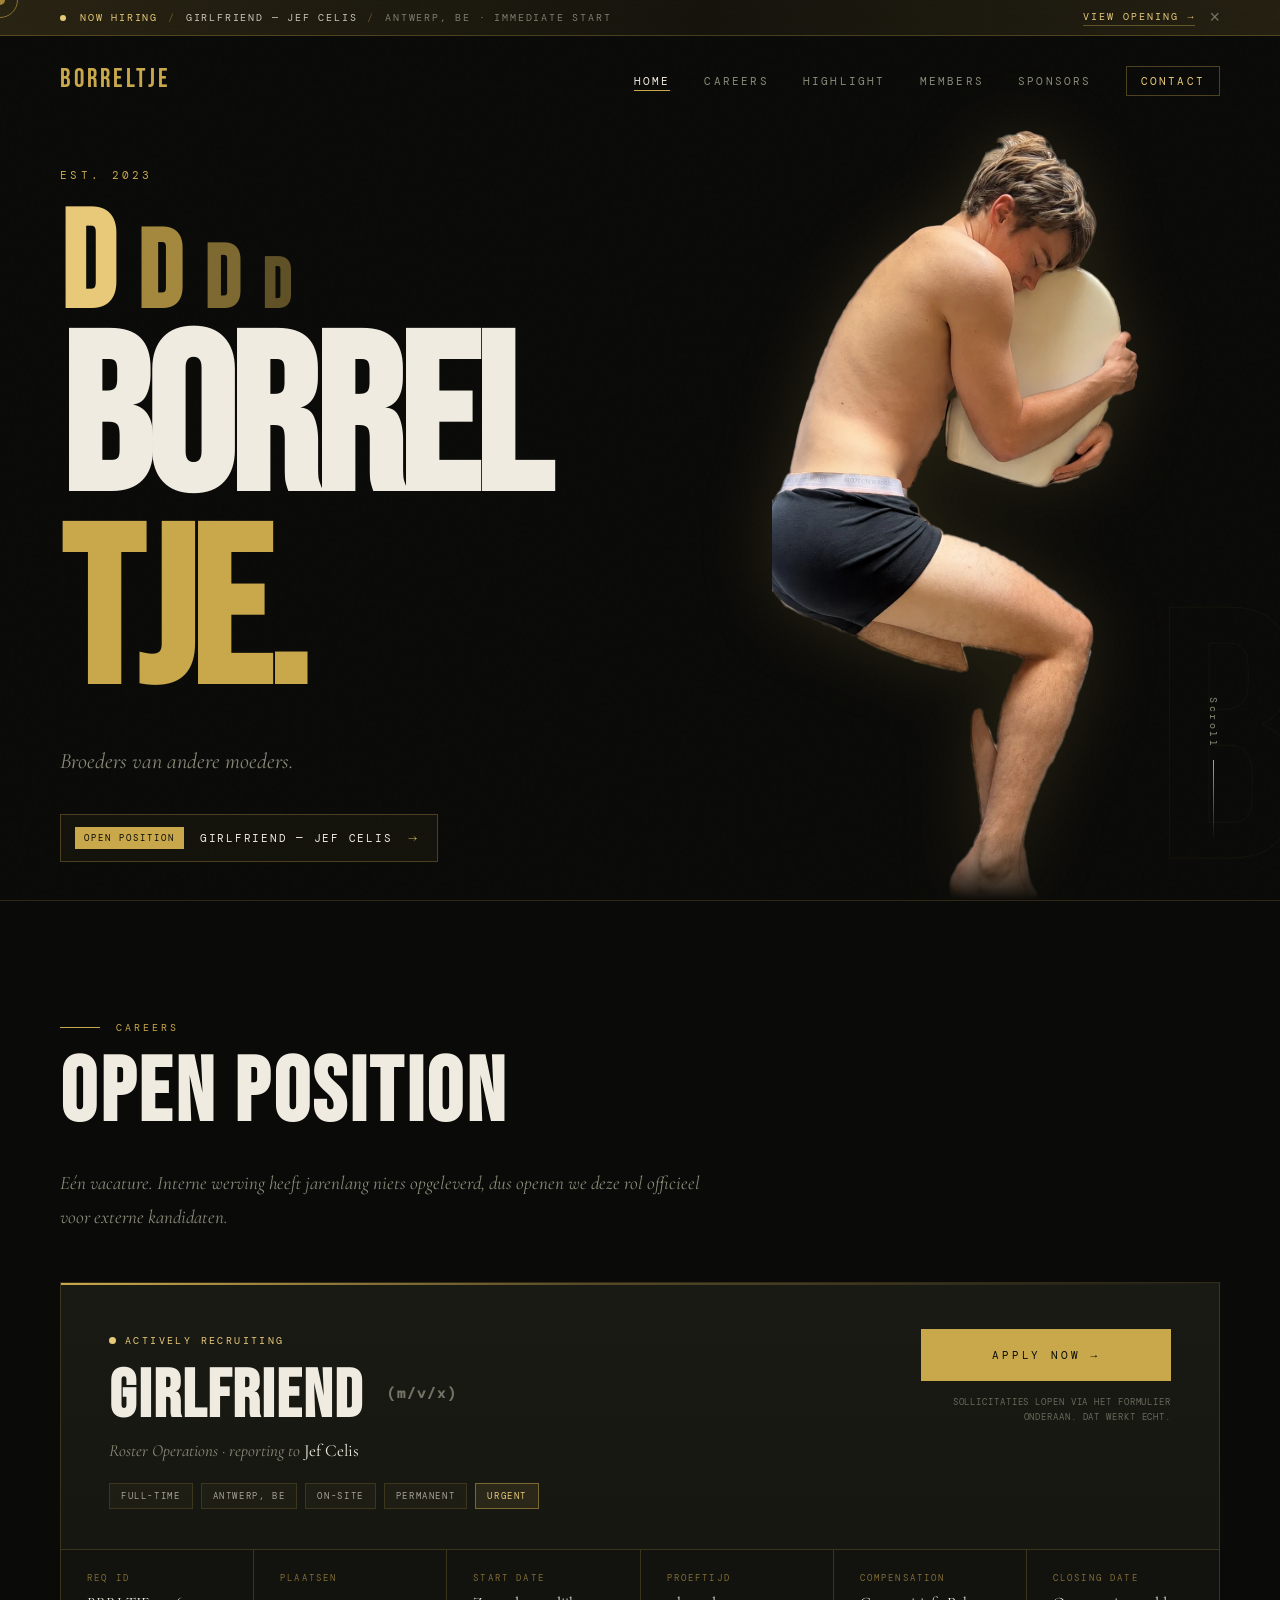
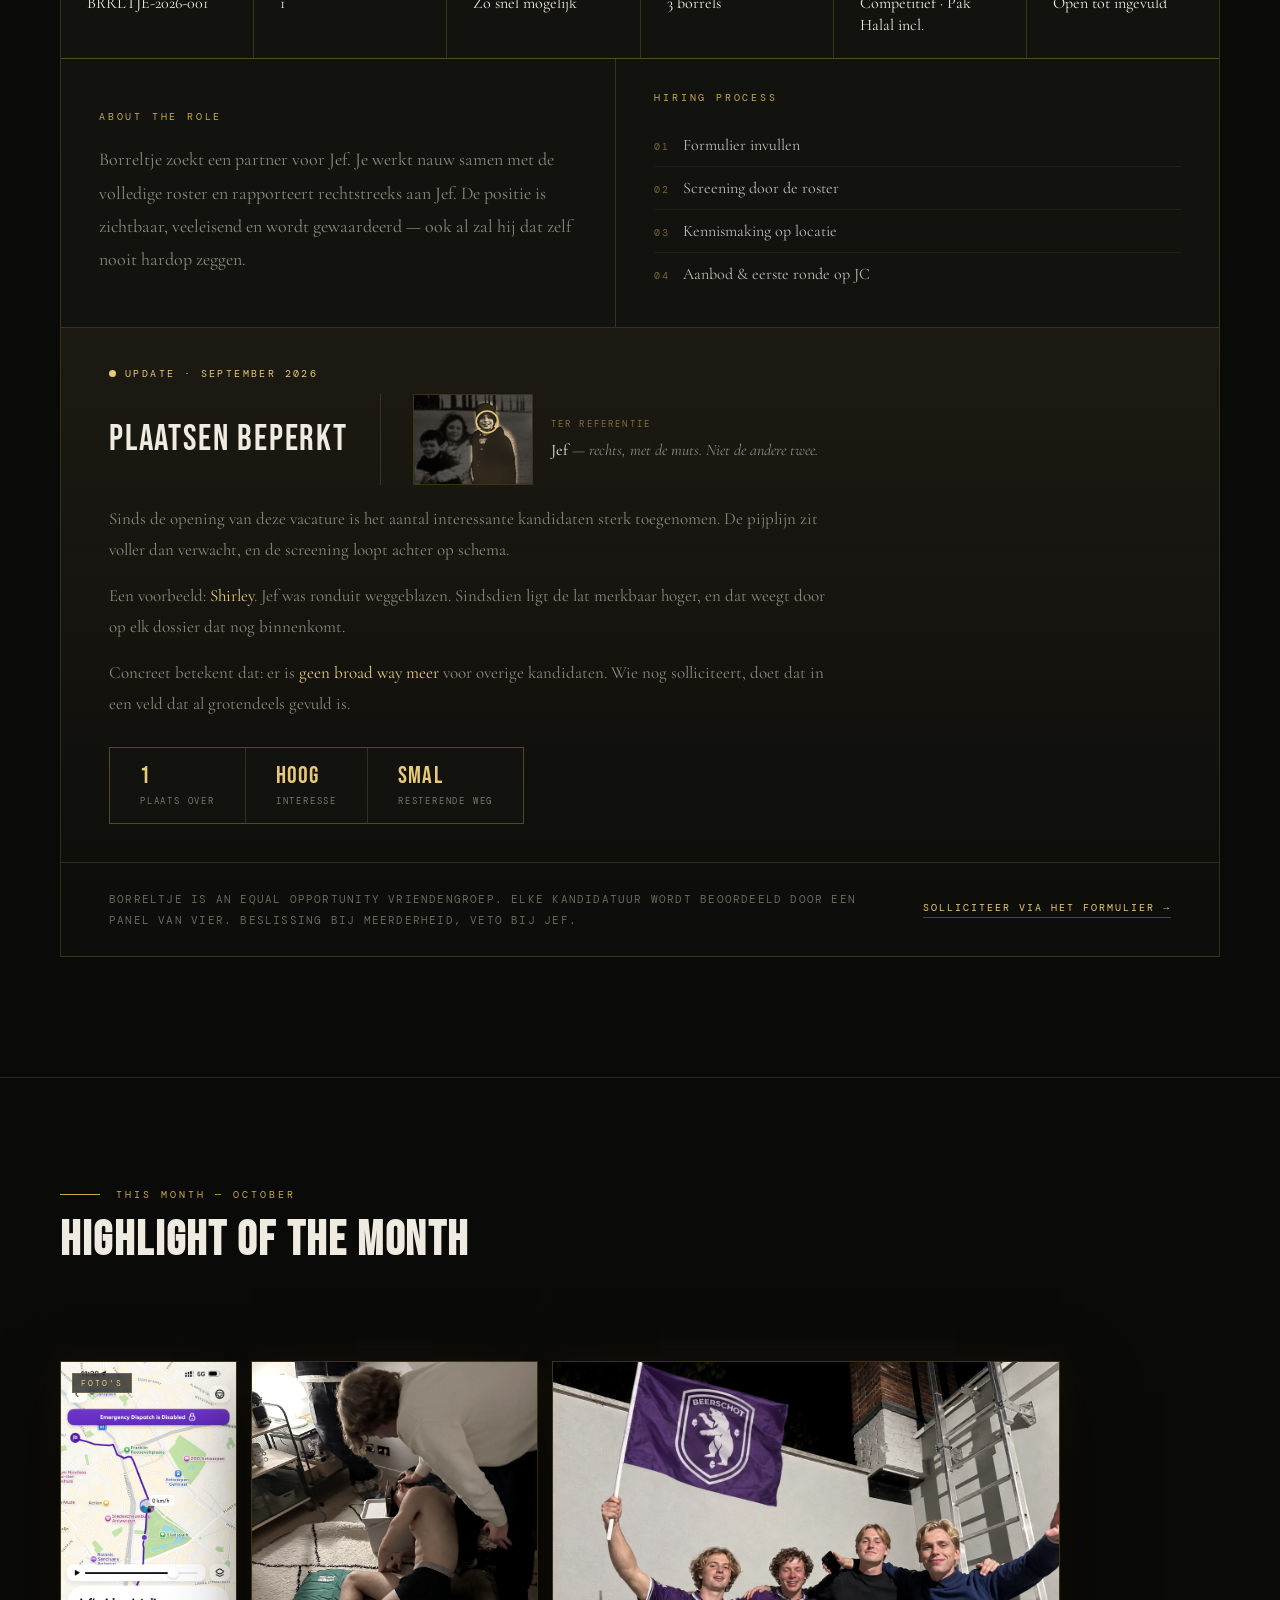
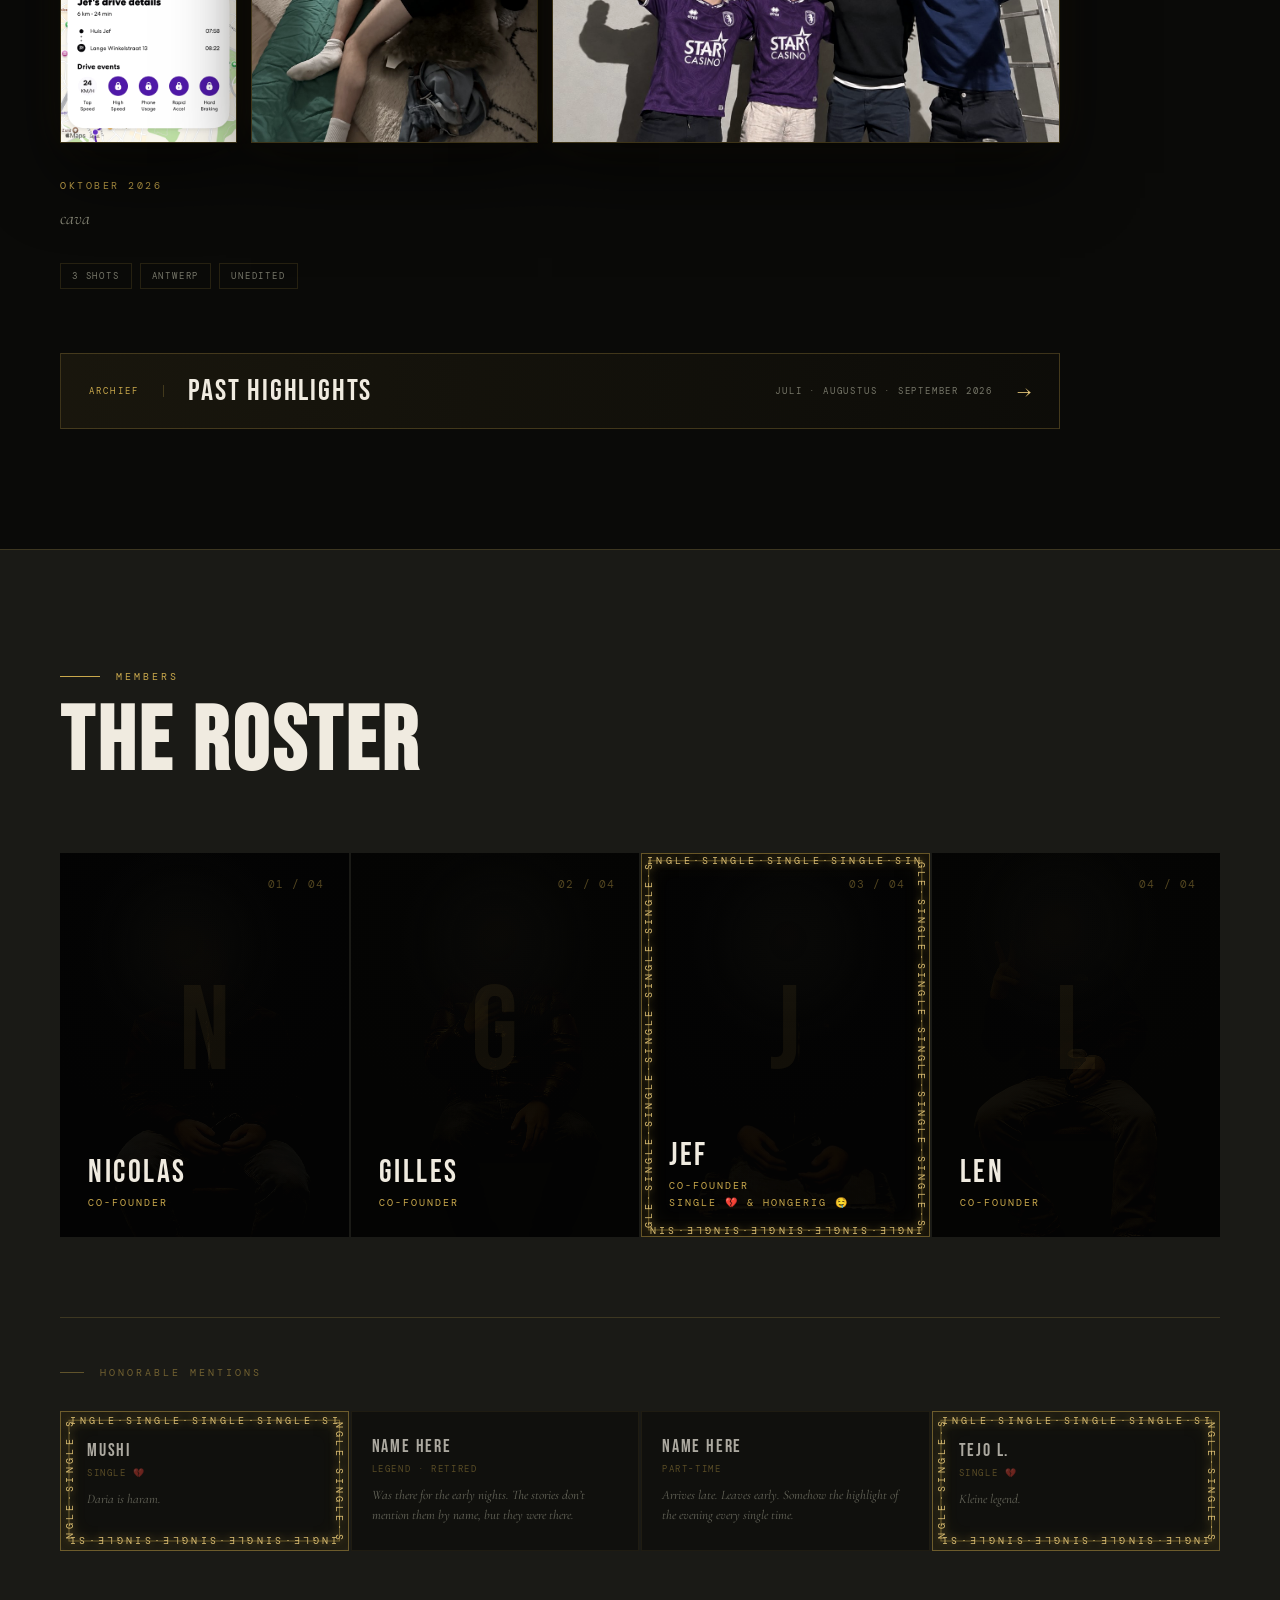
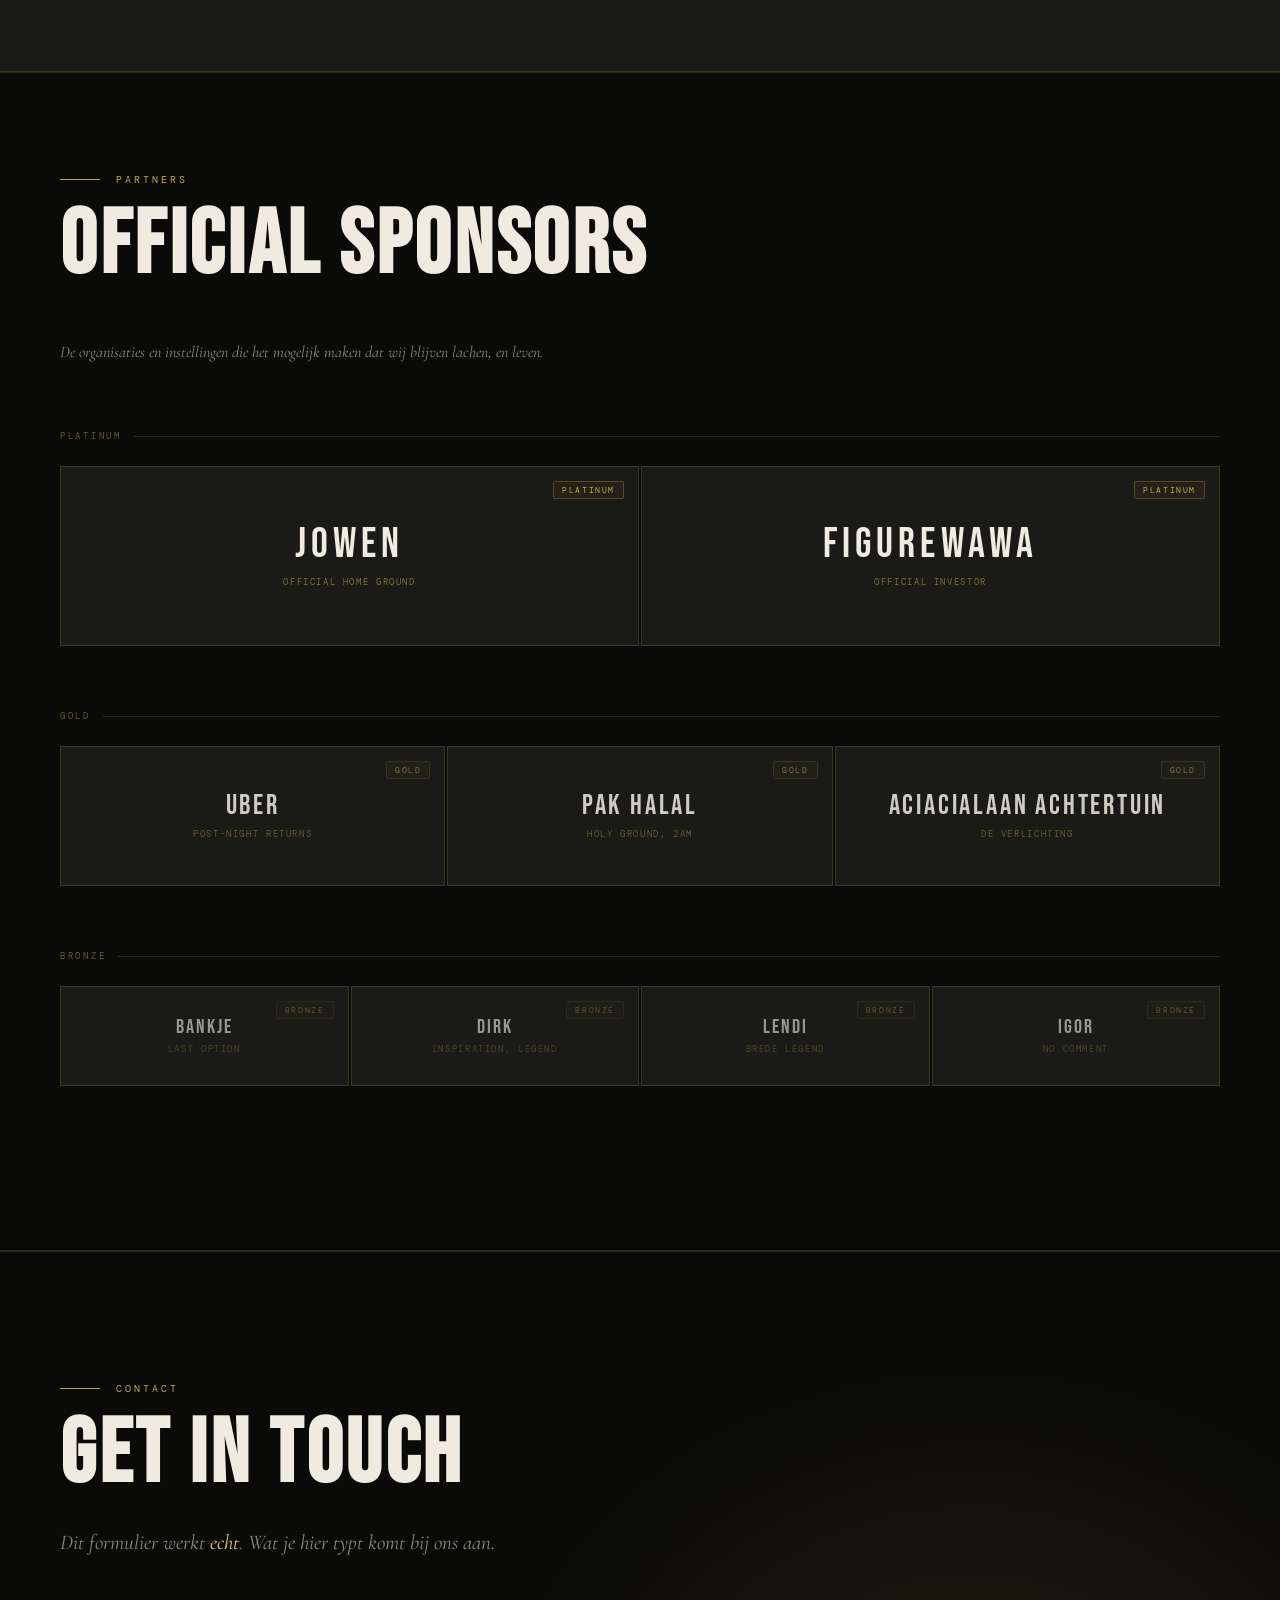
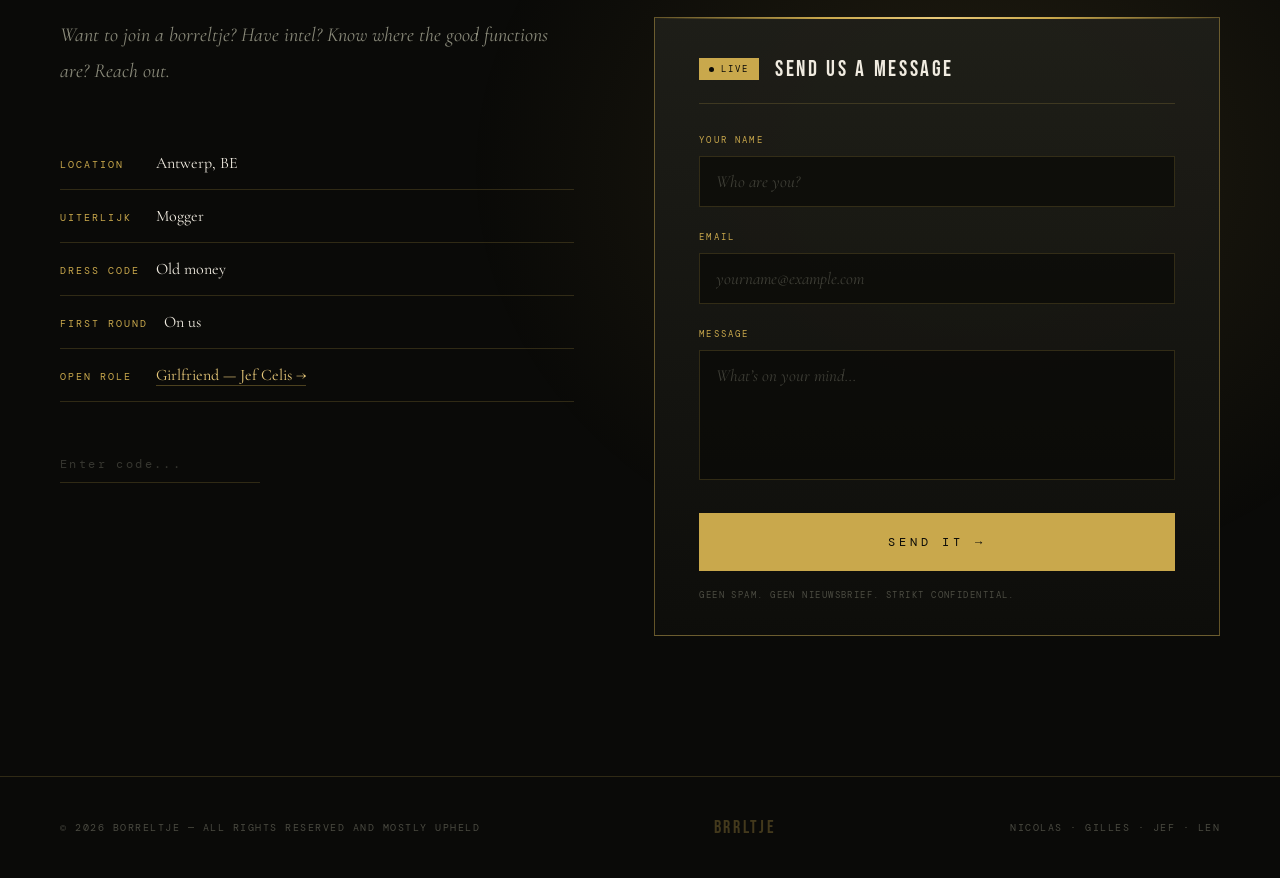
<file: index.html>
<!DOCTYPE html>
<html lang="en">
<head>
<meta charset="UTF-8">
<meta name="viewport" content="width=device-width, initial-scale=1.0">
<title>BORRELTJE</title>
<link href="https://fonts.googleapis.com/css2?family=Bebas+Neue&family=Cormorant+Garamond:ital,wght@0,300;0,400;1,300;1,400&family=DM+Mono:wght@300;400&display=swap" rel="stylesheet">
<link rel="stylesheet" href="styles.css?v=20261105b">
</head>
<body>

<div class="cursor" id="cursor"></div>
<div class="cursor-ring" id="cursorRing"></div>

<!-- HIRING BAR -->
<div class="hiring-bar" id="hiringBar">
  <span class="hiring-dot"></span>
  <p class="hiring-text"><strong>Now hiring</strong><span class="hiring-sep">/</span>Girlfriend &mdash; Jef Celis<span class="hiring-sep">/</span><span class="hiring-loc">Antwerp, BE &middot; Immediate start</span></p>
  <a href="#vacancy" class="hiring-cta">View opening &rarr;</a>
  <button class="hiring-close" id="hiringClose" type="button" aria-label="Dismiss announcement">&times;</button>
</div>

<!-- NAV -->
<nav id="nav">
  <a href="#home" class="nav-logo">Borreltje</a>
  <ul class="nav-links" id="navLinks">
    <li><a href="#home" class="active">Home</a></li>
    <li><a href="#vacancy">Careers</a></li>
    <li class="nav-optional"><a href="#highlight">Highlight</a></li>
    <li><a href="#members">Members</a></li>
    <li><a href="#sponsors">Sponsors</a></li>
    <li><a href="#contact" class="nav-cta">Contact</a></li>
  </ul>
  <button class="nav-toggle" id="navToggle" type="button"
          aria-label="Open menu" aria-expanded="false" aria-controls="navLinks">
    <span></span><span></span><span></span>
  </button>
</nav>
<div class="nav-scrim" id="navScrim" aria-hidden="true"></div>

<!-- HERO -->
<section id="home">
  <div class="hero-eyebrow">Est. 2023</div>
  <h1 class="hero-title hero-title--drop" id="heroDrop" aria-label="Borreltje.">
    <span class="drop-stutter" aria-hidden="true"><i style="--i:0">D</i><i style="--i:1">d</i><i style="--i:2">d</i><i style="--i:3">d</i></span>
    <span class="drop-word">Borrel</span>
    <span class="drop-word">tje.</span>
  </h1>
  <p class="hero-sub">Broeders van andere moeders.</p>

  <a href="#vacancy" class="hero-vacancy">
    <span class="hero-vacancy-badge">Open position</span>
    <span class="hero-vacancy-role">Girlfriend &mdash; Jef Celis</span>
    <span class="hero-vacancy-arrow">&rarr;</span>
  </a>

  <div class="hero-line"><span>Scroll</span></div>
  <div class="hero-bg-text">B</div>
  <div class="hero-photo hero-photo--cutout"><img src="assets/hero-cutout.webp" alt="" width="666" height="1395"></div>
</section>

<!-- VACANCY -->
<section id="vacancy">
  <div class="section-label">Careers</div>
  <h2 class="section-title reveal">OPEN POSITION</h2>
  <p class="vacancy-intro reveal">
    E&eacute;n vacature. Interne werving heeft jarenlang niets opgeleverd, dus openen we deze rol
    officieel voor externe kandidaten.
  </p>

  <article class="job-card reveal">

    <header class="job-head">
      <div class="job-head-main">
        <div class="job-status"><span class="job-status-dot"></span>Actively recruiting</div>
        <h3 class="job-title">Girlfriend <span>(m/v/x)</span></h3>
        <p class="job-team">Roster Operations &middot; reporting to <strong>Jef Celis</strong></p>
        <ul class="job-tags">
          <li>Full-time</li>
          <li>Antwerp, BE</li>
          <li>On-site</li>
          <li>Permanent</li>
          <li class="urgent">Urgent</li>
        </ul>
      </div>
      <div class="job-head-side">
        <a href="#contact" class="job-apply"><span>Apply now &rarr;</span></a>
        <p class="job-apply-note">Sollicitaties lopen via het formulier onderaan. Dat werkt echt.</p>
      </div>
    </header>

    <div class="job-meta">
      <div class="job-meta-item">
        <span class="job-meta-label">Req ID</span>
        <span class="job-meta-val">BRRLTJE-2026-001</span>
      </div>
      <div class="job-meta-item">
        <span class="job-meta-label">Plaatsen</span>
        <span class="job-meta-val">1</span>
      </div>
      <div class="job-meta-item">
        <span class="job-meta-label">Start date</span>
        <span class="job-meta-val">Zo snel mogelijk</span>
      </div>
      <div class="job-meta-item">
        <span class="job-meta-label">Proeftijd</span>
        <span class="job-meta-val">3 borrels</span>
      </div>
      <div class="job-meta-item">
        <span class="job-meta-label">Compensation</span>
        <span class="job-meta-val">Competitief &middot; Pak Halal incl.</span>
      </div>
      <div class="job-meta-item">
        <span class="job-meta-label">Closing date</span>
        <span class="job-meta-val">Open tot ingevuld</span>
      </div>
    </div>

    <div class="job-body">
      <section class="job-block">
        <h4 class="job-block-title">About the role</h4>
        <p class="job-block-text">
          Borreltje zoekt een partner voor Jef. Je werkt nauw samen met de volledige roster
          en rapporteert rechtstreeks aan Jef. De positie is zichtbaar, veeleisend en wordt
          gewaardeerd &mdash; ook al zal hij dat zelf nooit hardop zeggen.
        </p>
      </section>

      <section class="job-block">
        <h4 class="job-block-title">Hiring process</h4>
        <ol class="job-steps">
          <li><span>01</span>Formulier invullen</li>
          <li><span>02</span>Screening door de roster</li>
          <li><span>03</span>Kennismaking op locatie</li>
          <li><span>04</span>Aanbod &amp; eerste ronde op JC</li>
        </ol>
      </section>
    </div>

    <aside class="job-notice">
      <div class="job-notice-head">
        <span class="job-notice-dot"></span>
        <span class="job-notice-label">Update &middot; September 2026</span>
      </div>
      <div class="job-notice-titlerow">
        <h4 class="job-notice-title">Plaatsen beperkt</h4>
        <!-- Reference photo: only Jef (right, with the beanie) is in focus; the spotlight is baked into the jpg -->
        <div class="job-ref">
          <div class="job-ref-photo">
            <img src="assets/vacancy-reference.jpg" width="800" height="600" loading="lazy"
                 alt="Oude foto van drie kinderen op het strand; de jongen rechts, met muts, is uitgelicht">
            <svg class="job-ref-ring" viewBox="0 0 800 600" aria-hidden="true"><circle cx="496" cy="182" r="74"/></svg>
          </div>
          <div class="job-ref-text">
            <span class="job-ref-label">Ter referentie</span>
            <span class="job-ref-val"><strong>Jef</strong> &mdash; rechts, met de muts. Niet de andere twee.</span>
          </div>
        </div>
      </div>
      <p class="job-notice-text">
        Sinds de opening van deze vacature is het aantal interessante kandidaten sterk
        toegenomen. De pijplijn zit voller dan verwacht, en de screening loopt achter op schema.
      </p>
      <p class="job-notice-text">
        Een voorbeeld: <strong>Shirley</strong>. Jef was ronduit weggeblazen. Sindsdien ligt de
        lat merkbaar hoger, en dat weegt door op elk dossier dat nog binnenkomt.
      </p>
      <p class="job-notice-text">
        Concreet betekent dat: er is <strong>geen broad way meer</strong> voor overige kandidaten.
        Wie nog solliciteert, doet dat in een veld dat al grotendeels gevuld is.
      </p>
      <div class="job-notice-stats">
        <div class="job-notice-stat">
          <span class="job-notice-stat-val">1</span>
          <span class="job-notice-stat-label">Plaats over</span>
        </div>
        <div class="job-notice-stat">
          <span class="job-notice-stat-val">Hoog</span>
          <span class="job-notice-stat-label">Interesse</span>
        </div>
        <div class="job-notice-stat">
          <span class="job-notice-stat-val">Smal</span>
          <span class="job-notice-stat-label">Resterende weg</span>
        </div>
      </div>
    </aside>

    <footer class="job-foot">
      <p>
        Borreltje is an equal opportunity vriendengroep. Elke kandidatuur wordt beoordeeld door een
        panel van vier. Beslissing bij meerderheid, veto bij Jef.
      </p>
      <a href="#contact" class="job-foot-link">Solliciteer via het formulier &rarr;</a>
    </footer>

  </article>
</section>

<!-- HIGHLIGHT OF THE MONTH -->
<section id="highlight">
  <div class="section-label">This Month &mdash; October</div>
  <h2 class="section-title reveal" style="font-size:clamp(26px,7vw,48px);">HIGHLIGHT OF THE MONTH</h2>

  <div class="highlight-box highlight-box--stack reveal">
    <div class="highlight-gallery highlight-gallery--justified">
      <figure class="highlight-shot" style="--ar:0.4614">
        <img src="assets/highlight-cava-2.jpg" alt="Life360-rit van Jef: 6 km in 24 minuten naar de Lange Winkelstraat, topsnelheid 24 km/u" loading="lazy">
      </figure>
      <figure class="highlight-shot" style="--ar:0.75">
        <img src="assets/highlight-cava-3.jpg" alt="Feestganger in onderbroek hangt over een emmer terwijl een vriend zijn hoofd vasthoudt" loading="lazy">
      </figure>
      <figure class="highlight-shot highlight-shot--wide" style="--ar:1.3333">
        <img src="assets/highlight-cava-4.jpg" alt="Vier man voor een witte muur, twee in Beerschot-shirts, met een Beerschot-vlag in de lucht" loading="lazy">
      </figure>
      <span class="highlight-media-tag">Foto&#39;s</span>
    </div>

    <div class="highlight-text">
      <div class="highlight-date">Oktober 2026</div>
      <p class="highlight-caption">cava</p>
      <div class="highlight-meta">
        <span>3 shots</span>
        <span>Antwerp</span>
        <span>Unedited</span>
      </div>
    </div>
  </div>

  <a href="past-highlights.html" class="highlight-archive reveal">
    <span class="highlight-archive-label">Archief</span>
    <span class="highlight-archive-title">Past Highlights</span>
    <span class="highlight-archive-months">Juli &middot; Augustus &middot; September 2026</span>
    <span class="highlight-archive-arrow" aria-hidden="true">&rarr;</span>
  </a>
</section>

<!-- MEMBERS -->
<section id="members">
  <div class="section-label">Members</div>
  <h2 class="section-title reveal">THE ROSTER</h2>

  <div class="members-grid">
    <!-- Nicolas -->
    <div class="member-card reveal" style="--member-photo:url('assets/portrait-nicolas.jpg'); --face-x:43%; --face-y:24%">
      <div class="member-bg"></div>
      <div class="member-shade"></div>
      <div class="member-initial">N</div>
      <div class="member-index">01 / 04</div>
      <div class="member-border"></div>
      <div class="member-name-wrap">
        <div class="member-name">Nicolas</div>
        <div class="member-role">Co-founder</div>
      </div>
      <div class="member-info">
        <p class="member-desc">Group leader</p>
      </div>
    </div>

    <!-- Gilles -->
    <div class="member-card reveal" style="transition-delay:0.1s; --member-photo:url('assets/portrait-gilles.jpg'); --face-x:51%; --face-y:23%">
      <div class="member-bg"></div>
      <div class="member-shade"></div>
      <div class="member-initial">G</div>
      <div class="member-index">02 / 04</div>
      <div class="member-border"></div>
      <div class="member-name-wrap">
        <div class="member-name">Gilles</div>
        <div class="member-role">Co-founder</div>
      </div>
      <div class="member-info">
        <p class="member-desc">SO naar Polen</p>
      </div>
    </div>

    <!-- Jef -->
    <div class="member-card member-card--single reveal" style="transition-delay:0.2s; --member-photo:url('assets/portrait-jef.jpg'); --face-x:51%; --face-y:23%">
      <div class="member-bg"></div>
      <div class="member-shade"></div>
      <div class="member-initial">J</div>
      <div class="member-index">03 / 04</div>
      <div class="member-border"></div>

      <svg class="single-ring" viewBox="0 0 300 400" preserveAspectRatio="xMidYMid meet"
           xmlns="http://www.w3.org/2000/svg" xmlns:xlink="http://www.w3.org/1999/xlink" aria-hidden="true">
        <defs>
          <path id="singleRingPath" d="M 8 8 H 292 V 392 H 8 Z"/>
        </defs>
        <use class="single-ring-track" href="#singleRingPath" xlink:href="#singleRingPath"/>
        <text class="single-ring-text" textLength="2672" lengthAdjust="spacing" dy="0.34em"><textPath href="#singleRingPath" xlink:href="#singleRingPath" startOffset="-133.6">SINGLE·SINGLE·SINGLE·SINGLE·SINGLE·SINGLE·SINGLE·SINGLE·SINGLE·SINGLE·SINGLE·SINGLE·SINGLE·SINGLE·SINGLE·SINGLE·SINGLE·SINGLE·SINGLE·SINGLE·SINGLE·SINGLE·SINGLE·SINGLE·SINGLE·SINGLE·SINGLE·SINGLE·SINGLE·SINGLE·SINGLE·SINGLE·SINGLE·SINGLE·SINGLE·SINGLE·SINGLE·SINGLE·SINGLE·SINGLE·<animate attributeName="startOffset" from="-133.6" to="-66.8" dur="1.6s" repeatCount="indefinite"/></textPath></text>
      </svg>

      <div class="member-name-wrap">
        <div class="member-name">Jef</div>
        <div class="member-role">Co-founder</div>
        <div class="member-role">Single &#128148; &amp; hongerig &#129316;</div>
      </div>
      <div class="member-info">
        <p class="member-desc">Vacature open &mdash; zie <a href="#vacancy">Careers</a></p>
      </div>
    </div>

    <!-- Len -->
    <div class="member-card reveal" style="transition-delay:0.3s; --member-photo:url('assets/portrait-len.jpg'); --face-x:45%; --face-y:19%">
      <div class="member-bg"></div>
      <div class="member-shade"></div>
      <div class="member-initial">L</div>
      <div class="member-index">04 / 04</div>
      <div class="member-border"></div>
      <div class="member-name-wrap">
        <div class="member-name">Len</div>
        <div class="member-role">Co-founder</div>
      </div>
      <div class="member-info">
        <p class="member-desc">D d de mogger</p>
      </div>
    </div>
  </div>

  <!-- HONORABLE MENTIONS -->
  <div class="honorable-mentions reveal" style="transition-delay:0.4s">
    <div class="honorable-label">Honorable Mentions</div>
    <div class="honorable-grid">

      <!-- Mushi + Tejo: same SINGLE ring as Jef, drawn to the card's size by script.js -->
      <div class="honorable-card honorable-card--single">
        <svg class="single-ring single-ring--fit" aria-hidden="true"></svg>
        <div class="honorable-name">Mushi</div>
        <div class="honorable-tag">Single &#128148;</div>
        <p class="honorable-desc">Daria is haram.</p>
      </div>

      <div class="honorable-card">
        <div class="honorable-name">Name Here</div>
        <div class="honorable-tag">Legend &middot; Retired</div>
        <p class="honorable-desc">Was there for the early nights. The stories don&rsquo;t mention them by name, but they were there.</p>
      </div>

      <div class="honorable-card">
        <div class="honorable-name">Name Here</div>
        <div class="honorable-tag">Part-time</div>
        <p class="honorable-desc">Arrives late. Leaves early. Somehow the highlight of the evening every single time.</p>
      </div>

      <div class="honorable-card honorable-card--single">
        <svg class="single-ring single-ring--fit" aria-hidden="true"></svg>
        <div class="honorable-name">Tejo L.</div>
        <div class="honorable-tag">Single &#128148;</div>
        <p class="honorable-desc">Kleine legend.</p>
      </div>

    </div>
  </div>
</section>

<!-- SPONSORS -->
<section id="sponsors">
  <div class="section-label">Partners</div>
  <h2 class="section-title reveal">OFFICIAL SPONSORS</h2>

  <p class="sponsors-intro reveal">
    De organisaties en instellingen die het mogelijk maken dat wij blijven lachen, en leven.
  </p>

  <!-- PLATINUM -->
  <div class="sponsors-tier reveal">
    <div class="sponsors-tier-label">Platinum</div>
    <div class="sponsors-row-platinum">

      <div class="sponsor-card platinum">
        <div class="sponsor-tier-badge">Platinum</div>
        <div class="sponsor-logo-text">Jowen</div>
        <div class="sponsor-tagline">Official Home Ground</div>
      </div>

      <div class="sponsor-card platinum">
        <div class="sponsor-tier-badge">Platinum</div>
        <div class="sponsor-logo-text">Figurewawa</div>
        <div class="sponsor-tagline">Official investor</div>
      </div>

    </div>
  </div>

  <!-- GOLD -->
  <div class="sponsors-tier reveal" style="transition-delay:0.1s">
    <div class="sponsors-tier-label">Gold</div>
    <div class="sponsors-row-gold">

      <div class="sponsor-card gold">
        <div class="sponsor-tier-badge">Gold</div>
        <div class="sponsor-logo-text">Uber</div>
        <div class="sponsor-tagline">Post-night returns</div>
      </div>

      <div class="sponsor-card gold">
        <div class="sponsor-tier-badge">Gold</div>
        <div class="sponsor-logo-text">Pak Halal</div>
        <div class="sponsor-tagline">Holy ground, 2AM</div>
      </div>

      <div class="sponsor-card gold">
        <div class="sponsor-tier-badge">Gold</div>
        <div class="sponsor-logo-text">Aciacialaan achtertuin</div>
        <div class="sponsor-tagline">De verlichting</div>
      </div>

    </div>
  </div>

  <!-- BRONZE -->
  <div class="sponsors-tier reveal" style="transition-delay:0.2s">
    <div class="sponsors-tier-label">Bronze</div>
    <div class="sponsors-row-bronze">

      <div class="sponsor-card bronze">
        <div class="sponsor-tier-badge">Bronze</div>
        <div class="sponsor-logo-text">Bankje</div>
        <div class="sponsor-tagline">Last option</div>
      </div>

      <div class="sponsor-card bronze">
        <div class="sponsor-tier-badge">Bronze</div>
        <div class="sponsor-logo-text">Dirk</div>
        <div class="sponsor-tagline">Inspiration, Legend</div>
      </div>

      <div class="sponsor-card bronze">
        <div class="sponsor-tier-badge">Bronze</div>
        <div class="sponsor-logo-text">Lendi</div>
        <div class="sponsor-tagline">Brede legend</div>
      </div>

      <div class="sponsor-card bronze">
        <div class="sponsor-tier-badge">Bronze</div>
        <div class="sponsor-logo-text">Igor</div>
        <div class="sponsor-tagline">No comment</div>
      </div>

    </div>
  </div>

</section>

<!-- CONTACT -->
<section id="contact">
  <div class="contact-glow" aria-hidden="true"></div>

  <div class="section-label">Contact</div>
  <h2 class="section-title reveal">GET IN TOUCH</h2>
  <p class="contact-tagline reveal">
    Dit formulier werkt <em>echt</em>. Wat je hier typt komt bij ons aan.
  </p>

  <div class="contact-inner">
    <div class="contact-left reveal">
      <p>Want to join a borreltje? Have intel? Know where the good functions are? Reach out.</p>
      <div class="contact-detail">
        <span class="contact-detail-label">Location</span>
        <span class="contact-detail-val">Antwerp, BE</span>
      </div>
      <div class="contact-detail">
        <span class="contact-detail-label">Uiterlijk</span>
        <span class="contact-detail-val">Mogger</span>
      </div>
      <div class="contact-detail">
        <span class="contact-detail-label">Dress code</span>
        <span class="contact-detail-val">Old money</span>
      </div>
      <div class="contact-detail">
        <span class="contact-detail-label">First round</span>
        <span class="contact-detail-val">On us</span>
      </div>
      <div class="contact-detail">
        <span class="contact-detail-label">Open role</span>
        <span class="contact-detail-val"><a href="#vacancy" class="contact-detail-link">Girlfriend &mdash; Jef Celis &rarr;</a></span>
      </div>
      <div class="secret-wrap">
        <input
          type="password"
          placeholder="Enter code..."
          id="secretCode"
          aria-label="Secret code"
        >
      </div>
    </div>

    <div class="contact-form-wrap reveal" style="transition-delay:0.15s">
      <div class="form-panel-label">
        <span class="form-live"><span class="form-live-dot"></span>Live</span>
        <span class="form-panel-title">Send us a message</span>
      </div>

      <form
        class="contact-form"
        id="contactForm"
        action="https://formspree.io/f/mzdyogzz"
        method="POST"
        onsubmit="handleSubmit(event)">
        <div class="form-group">
          <label for="fname">Your Name</label>
          <input type="text" name="name" placeholder="Who are you?" id="fname" required>
        </div>
        <div class="form-group">
          <label for="femail">Email</label>
          <input type="email" name="email" placeholder="yourname@example.com" id="femail" required>
        </div>
        <div class="form-group">
          <label for="fmsg">Message</label>
          <textarea name="message" placeholder="What&rsquo;s on your mind..." id="fmsg" required></textarea>
        </div>
        <button class="btn-submit" type="submit"><span>Send It &rarr;</span></button>
        <p class="form-status" id="formStatus" role="status" aria-live="polite"></p>
        <p class="form-foot">Geen spam. Geen nieuwsbrief. Strikt confidential.</p>
      </form>
    </div>
  </div>
</section>

<!-- SECRET MEMORY -->
<section id="memory" style="display:none; padding:120px 60px;">
  <div class="section-label">Memory</div>
  <h2 class="section-title">VAULT</h2>

  <div class="overview-grid" style="margin-top:48px;">
    <div class="overview-card">
      <div class="card-title">Avond 24/04/2026</div>
      <p class="card-text">Creatie website.</p>
    </div>
    <div class="overview-card">
      <div class="card-title">September 2026</div>
      <p class="card-text">Benidorm.</p>
    </div>
  </div>
</section>

<footer>
  <p>&copy; 2026 Borreltje &mdash; All rights reserved and mostly upheld</p>
  <div class="footer-logo">BRRLTJE</div>
  <p>Nicolas &middot; Gilles &middot; Jef &middot; Len</p>
</footer>

<script src="script.js?v=20261105"></script>
</body>
</html>
</file>
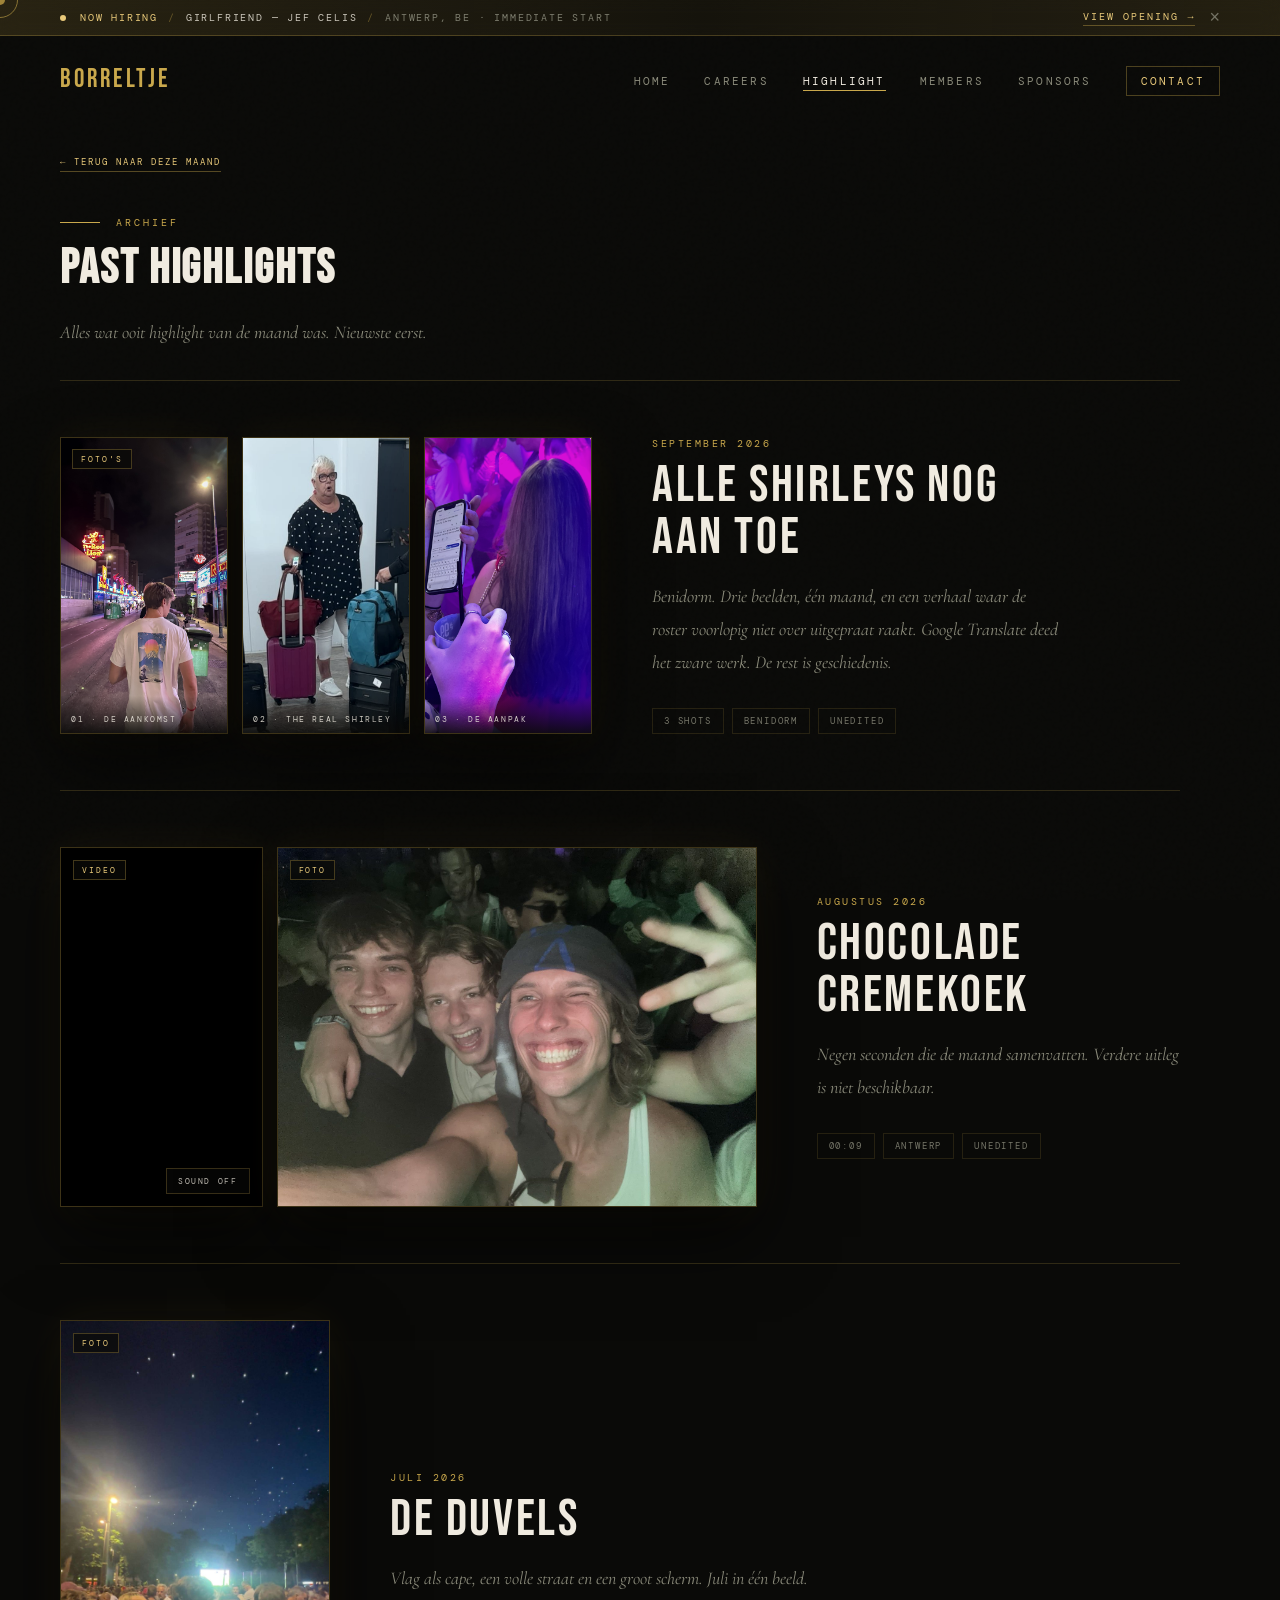
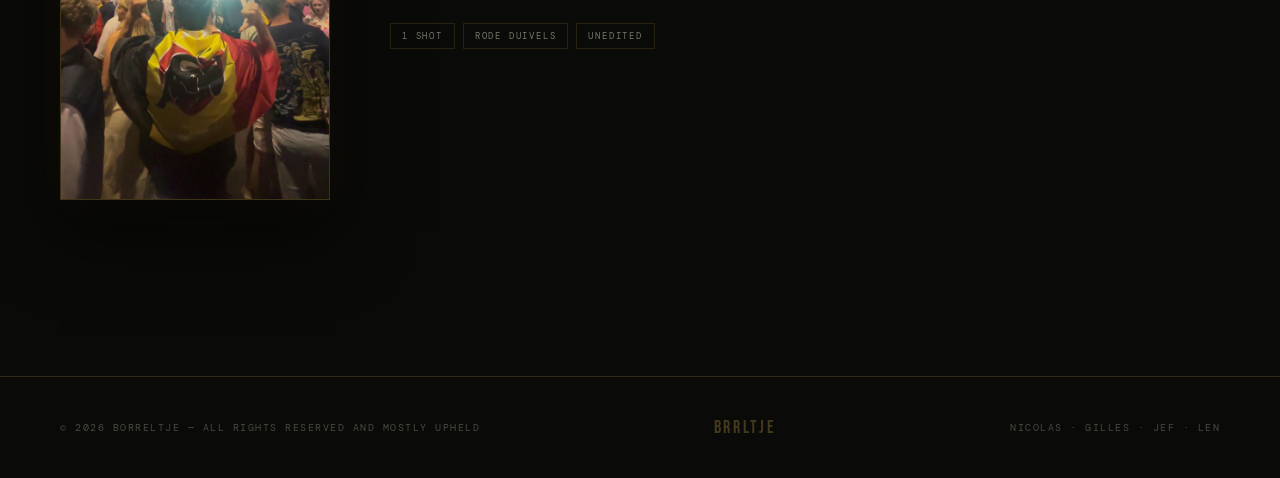
<file: past-highlights.html>
<!DOCTYPE html>
<html lang="en">
<head>
<meta charset="UTF-8">
<meta name="viewport" content="width=device-width, initial-scale=1.0">
<title>PAST HIGHLIGHTS &middot; BORRELTJE</title>
<link href="https://fonts.googleapis.com/css2?family=Bebas+Neue&family=Cormorant+Garamond:ital,wght@0,300;0,400;1,300;1,400&family=DM+Mono:wght@300;400&display=swap" rel="stylesheet">
<link rel="stylesheet" href="styles.css?v=20261105b">
</head>
<body>

<div class="cursor" id="cursor"></div>
<div class="cursor-ring" id="cursorRing"></div>

<!-- HIRING BAR -->
<div class="hiring-bar" id="hiringBar">
  <span class="hiring-dot"></span>
  <p class="hiring-text"><strong>Now hiring</strong><span class="hiring-sep">/</span>Girlfriend &mdash; Jef Celis<span class="hiring-sep">/</span><span class="hiring-loc">Antwerp, BE &middot; Immediate start</span></p>
  <a href="index.html#vacancy" class="hiring-cta">View opening &rarr;</a>
  <button class="hiring-close" id="hiringClose" type="button" aria-label="Dismiss announcement">&times;</button>
</div>

<!-- NAV -->
<nav id="nav">
  <a href="index.html" class="nav-logo">Borreltje</a>
  <ul class="nav-links" id="navLinks">
    <li><a href="index.html">Home</a></li>
    <li><a href="index.html#vacancy">Careers</a></li>
    <li class="nav-optional"><a href="#past" class="active">Highlight</a></li>
    <li><a href="index.html#members">Members</a></li>
    <li><a href="index.html#sponsors">Sponsors</a></li>
    <li><a href="index.html#contact" class="nav-cta">Contact</a></li>
  </ul>
  <button class="nav-toggle" id="navToggle" type="button"
          aria-label="Open menu" aria-expanded="false" aria-controls="navLinks">
    <span></span><span></span><span></span>
  </button>
</nav>
<div class="nav-scrim" id="navScrim" aria-hidden="true"></div>

<!-- PAST HIGHLIGHTS: newest first, same layout as the home page highlight -->
<section id="past">
  <a href="index.html#highlight" class="past-back">&larr; Terug naar deze maand</a>
  <div class="section-label">Archief</div>
  <h1 class="section-title" style="font-size:clamp(26px,7vw,48px);">PAST HIGHLIGHTS</h1>
  <p class="past-intro">Alles wat ooit highlight van de maand was. Nieuwste eerst.</p>

  <!-- September 2026 -->
  <article class="past-entry reveal">
    <div class="highlight-box">
      <div class="highlight-gallery">
        <figure class="highlight-shot">
          <img src="assets/highlight-shirley-1.jpg" alt="Benidorm bij nacht, neon en The Red Lion" loading="lazy">
          <figcaption>01 &middot; De aankomst</figcaption>
        </figure>
        <figure class="highlight-shot">
          <img src="assets/highlight-shirley-2.jpg" alt="Kandidate met bagage in de aankomsthal" loading="lazy">
          <figcaption>02 &middot; The real Shirley</figcaption>
        </figure>
        <figure class="highlight-shot">
          <img src="assets/highlight-shirley-3.jpg" alt="Google Translate op de dansvloer" loading="lazy">
          <figcaption>03 &middot; De aanpak</figcaption>
        </figure>
        <span class="highlight-media-tag">Foto&#39;s</span>
      </div>
      <div class="highlight-text">
        <div class="highlight-date">September 2026</div>
        <p class="highlight-title">Alle Shirleys nog aan toe</p>
        <p class="highlight-caption">
          Benidorm. Drie beelden, &eacute;&eacute;n maand, en een verhaal waar de roster
          voorlopig niet over uitgepraat raakt. Google Translate deed het zware werk.
          De rest is geschiedenis.
        </p>
        <div class="highlight-meta">
          <span>3 shots</span>
          <span>Benidorm</span>
          <span>Unedited</span>
        </div>
      </div>
    </div>
  </article>

  <!-- Augustus 2026 -->
  <article class="past-entry past-entry--multi reveal">
    <div class="highlight-box">
      <div class="highlight-media-row">
        <div class="highlight-media">
          <video class="highlight-video" autoplay muted loop playsinline preload="metadata">
            <source src="assets/koffiekoek.mp4" type="video/mp4">
          </video>
          <span class="highlight-media-tag">Video</span>
          <button class="video-sound" type="button" aria-label="Toggle sound">
            <span>Sound off</span>
          </button>
        </div>
        <div class="highlight-media highlight-media--wide">
          <img src="assets/highlight-august-2.jpg" alt="Groepsselfie van drie man op de dansvloer, in groen feestlicht" loading="lazy">
          <span class="highlight-media-tag">Foto</span>
        </div>
      </div>
      <div class="highlight-text">
        <div class="highlight-date">Augustus 2026</div>
        <p class="highlight-title">Chocolade cremekoek</p>
        <p class="highlight-caption">
          Negen seconden die de maand samenvatten. Verdere uitleg is niet beschikbaar.
        </p>
        <div class="highlight-meta">
          <span>00:09</span>
          <span>Antwerp</span>
          <span>Unedited</span>
        </div>
      </div>
    </div>
  </article>

  <!-- Juli 2026 -->
  <article class="past-entry reveal">
    <div class="highlight-box">
      <div class="highlight-media">
        <img src="assets/highlight.jpg" alt="Belgische vlag als cape in een volle straat supporters, 's avonds voor een groot scherm" loading="lazy">
        <span class="highlight-media-tag">Foto</span>
      </div>
      <div class="highlight-text">
        <div class="highlight-date">Juli 2026</div>
        <p class="highlight-title">De duvels</p>
        <p class="highlight-caption">
          Vlag als cape, een volle straat en een groot scherm. Juli in &eacute;&eacute;n beeld.
        </p>
        <div class="highlight-meta">
          <span>1 shot</span>
          <span>Rode Duivels</span>
          <span>Unedited</span>
        </div>
      </div>
    </div>
  </article>
</section>

<footer>
  <p>&copy; 2026 Borreltje &mdash; All rights reserved and mostly upheld</p>
  <div class="footer-logo">BRRLTJE</div>
  <p>Nicolas &middot; Gilles &middot; Jef &middot; Len</p>
</footer>

<script src="script.js?v=20261105"></script>
</body>
</html>
</file>
<file: styles.css>
:root {
  --bg: #0a0a08;
  --cream: #f0ebe0;
  --gold: #c9a84c;
  --gold-light: #e8c97a;
  --grey: #8a8a7a;
  --mid: #1a1a16;
  --border: rgba(201, 168, 76, 0.2);
}

*, *::before, *::after { box-sizing: border-box; margin: 0; padding: 0; }
html { scroll-behavior: smooth; }

body {
  background: var(--bg);
  color: var(--cream);
  font-family: 'Cormorant Garamond', serif;
  cursor: none;
  overflow-x: hidden;
}

/* CUSTOM CURSOR */
.cursor {
  position: fixed;
  width: 10px; height: 10px;
  background: var(--gold);
  border-radius: 50%;
  pointer-events: none;
  z-index: 9999;
  transform: translate(-50%, -50%);
  transition: transform 0.1s ease;
  mix-blend-mode: difference;
}
.cursor-ring {
  position: fixed;
  width: 36px; height: 36px;
  border: 1px solid var(--gold);
  border-radius: 50%;
  pointer-events: none;
  z-index: 9998;
  transform: translate(-50%, -50%);
  transition: all 0.18s ease;
  opacity: 0.6;
}

/* NOISE OVERLAY */
body::before {
  content: '';
  position: fixed;
  inset: 0;
  background-image: url("data:image/svg+xml,%3Csvg viewBox='0 0 256 256' xmlns='http://www.w3.org/2000/svg'%3E%3Cfilter id='noise'%3E%3CfeTurbulence type='fractalNoise' baseFrequency='0.9' numOctaves='4' stitchTiles='stitch'/%3E%3C/filter%3E%3Crect width='100%25' height='100%25' filter='url(%23noise)' opacity='0.04'/%3E%3C/svg%3E");
  pointer-events: none;
  z-index: 0;
  opacity: 0.4;
}

/* NAV */
nav {
  position: fixed;
  top: 0; left: 0; right: 0;
  z-index: 100;
  display: flex;
  justify-content: space-between;
  align-items: center;
  padding: 28px 60px;
  border-bottom: 1px solid transparent;
  transition: border-color 0.4s, background 0.4s;
}
nav.scrolled {
  border-color: var(--border);
  background: rgba(10,10,8,0.92);
  backdrop-filter: blur(12px);
}
.nav-logo {
  font-family: 'Bebas Neue', sans-serif;
  font-size: 26px;
  letter-spacing: 0.12em;
  color: var(--gold);
  text-decoration: none;
}
.nav-links {
  display: flex;
  gap: 48px;
  list-style: none;
}
.nav-links a {
  font-family: 'DM Mono', monospace;
  font-size: 11px;
  letter-spacing: 0.2em;
  text-transform: uppercase;
  color: var(--grey);
  text-decoration: none;
  transition: color 0.3s;
  position: relative;
}
.nav-links a::after {
  content: '';
  position: absolute;
  bottom: -3px; left: 0;
  width: 0; height: 1px;
  background: var(--gold);
  transition: width 0.3s;
}
.nav-links a:hover, .nav-links a.active { color: var(--cream); }
.nav-links a:hover::after, .nav-links a.active::after { width: 100%; }

/* SECTIONS */
section {
  position: relative;
  z-index: 1;
}
body > section { min-height: 100vh; }

/* ── HERO ── */
#home {
  display: flex;
  flex-direction: column;
  justify-content: center;
  align-items: flex-start;
  padding: 100px 60px 0;
  overflow: hidden;
}
.hero-photo {
  position: absolute;
  top: 0;
  right: 0;
  width: 58%;
  height: 100%;
  z-index: 0;
  pointer-events: none;
  opacity: 0;
  animation: fadeUp 1.6s 0.3s forwards;
}
.hero-photo img {
  width: 100%;
  height: 100%;
  object-fit: cover;
  object-position: center 20%;
  -webkit-mask-image: linear-gradient(to right, transparent 0%, rgba(0,0,0,0.55) 22%, black 48%);
  mask-image: linear-gradient(to right, transparent 0%, rgba(0,0,0,0.55) 22%, black 48%);
}
.hero-photo::after {
  content: '';
  position: absolute;
  inset: 0;
  background: linear-gradient(to top, var(--bg) 0%, transparent 30%, transparent 78%, rgba(10,10,8,0.5) 100%);
}
#home .hero-eyebrow,
#home .hero-title,
#home .hero-sub,
#home .hero-line { position: relative; z-index: 2; }
@media (max-width: 768px) {
  .hero-photo { width: 100%; opacity: 0.35 !important; }
  .hero-photo img { object-position: center 25%; -webkit-mask-image: linear-gradient(to bottom, transparent 0%, rgba(0,0,0,0.4) 30%, black 65%); mask-image: linear-gradient(to bottom, transparent 0%, rgba(0,0,0,0.4) 30%, black 65%); }
}
.hero-eyebrow {
  font-family: 'DM Mono', monospace;
  font-size: 11px;
  letter-spacing: 0.3em;
  color: var(--gold);
  text-transform: uppercase;
  margin-bottom: 24px;
  opacity: 0;
  animation: fadeUp 0.8s 0.2s forwards;
}
.hero-title {
  font-family: 'Bebas Neue', sans-serif;
  font-size: clamp(96px, 18vw, 220px);
  line-height: 0.88;
  letter-spacing: -0.02em;
  color: var(--cream);
  opacity: 0;
  animation: fadeUp 0.9s 0.4s forwards;
}
.hero-title span { color: var(--gold); display: block; }
.hero-sub {
  font-family: 'Cormorant Garamond', serif;
  font-style: italic;
  font-size: 22px;
  color: var(--grey);
  margin-top: 32px;
  opacity: 0;
  animation: fadeUp 0.9s 0.7s forwards;
}
.hero-line {
  position: absolute;
  right: 60px;
  bottom: 60px;
  display: flex;
  flex-direction: column;
  align-items: center;
  gap: 12px;
  opacity: 0;
  animation: fadeUp 0.9s 1s forwards;
}
.hero-line span {
  font-family: 'DM Mono', monospace;
  font-size: 10px;
  letter-spacing: 0.25em;
  color: var(--grey);
  writing-mode: vertical-rl;
}
.hero-line::after {
  content: '';
  width: 1px;
  height: 80px;
  background: linear-gradient(to bottom, var(--gold), transparent);
}
.hero-bg-text {
  position: absolute;
  bottom: -30px;
  right: -20px;
  font-family: 'Bebas Neue', sans-serif;
  font-size: 28vw;
  color: transparent;
  -webkit-text-stroke: 1px rgba(201,168,76,0.06);
  pointer-events: none;
  line-height: 1;
  user-select: none;
}

/* ── OVERVIEW ── */
#overview {
  padding: 120px 60px;
  display: flex;
  flex-direction: column;
  justify-content: center;
}
.section-label {
  font-family: 'DM Mono', monospace;
  font-size: 10px;
  letter-spacing: 0.3em;
  color: var(--gold);
  text-transform: uppercase;
  margin-bottom: 16px;
  display: flex;
  align-items: center;
  gap: 16px;
}
.section-label::before {
  content: '';
  width: 40px;
  height: 1px;
  background: var(--gold);
}
.section-title {
  font-family: 'Bebas Neue', sans-serif;
  font-size: clamp(48px, 7vw, 96px);
  letter-spacing: 0.04em;
  line-height: 1;
  margin-bottom: 48px;
}
.overview-grid {
  display: grid;
  grid-template-columns: 1fr 1fr;
  gap: 2px;
  margin-top: 48px;
}
.overview-card {
  background: var(--mid);
  padding: 48px;
  border: 1px solid var(--border);
  position: relative;
  overflow: hidden;
  transition: background 0.4s;
}
.overview-card:hover { background: #1f1f18; }
.overview-card::before {
  content: '';
  position: absolute;
  top: 0; left: 0;
  width: 3px; height: 0;
  background: var(--gold);
  transition: height 0.4s;
}
.overview-card:hover::before { height: 100%; }
.card-num {
  font-family: 'Bebas Neue', sans-serif;
  font-size: 64px;
  color: rgba(201,168,76,0.12);
  line-height: 1;
  margin-bottom: 16px;
}
.card-title {
  font-family: 'Bebas Neue', sans-serif;
  font-size: 22px;
  letter-spacing: 0.1em;
  color: var(--cream);
  margin-bottom: 12px;
}
.card-text {
  font-size: 16px;
  line-height: 1.7;
  color: var(--grey);
}

/* ── MEMBERS ── */
#members {
  padding: 120px 60px;
  background: var(--mid);
  border-top: 1px solid var(--border);
  border-bottom: 1px solid var(--border);
  min-height: auto;
}
.members-grid {
  display: grid;
  grid-template-columns: repeat(4, 1fr);
  gap: 2px;
  margin-top: 64px;
}
.member-card {
  position: relative;
  aspect-ratio: 3/4;
  overflow: hidden;
  background: var(--bg);
  cursor: none;
}
.member-bg {
  position: absolute;
  inset: 0;
  background: var(--member-photo) center 22%/cover no-repeat;
  filter: grayscale(0.15) brightness(0.85) contrast(1.15);
  opacity: 0.6;
  transition: transform 0.7s cubic-bezier(0.25,0.46,0.45,0.94), filter 0.6s ease, opacity 0.6s ease;
}
.member-bg::after {
  content: '';
  position: absolute;
  inset: 0;
  background: linear-gradient(160deg, rgba(26,26,20,0.5) 0%, rgba(13,13,10,0.5) 100%),
              linear-gradient(180deg, rgba(10,10,8,0.7) 0%, rgba(10,10,8,0.7) 100%);
}
.member-card:hover .member-bg {
  transform: scale(1.06);
  filter: grayscale(0) brightness(1) contrast(1.1);
  opacity: 1;
}

/* ── FACE COVER ──
   Faces are defocused and dropped into shadow. The blur lives inside
   .member-bg so it inherits the photo's own filter, opacity and hover scale,
   and takes the dark gradient on top like the rest of the image — that is what
   keeps the edge smooth instead of a pasted patch.

   --face-x / --face-y are the measured head centre of each portrait, set per
   card inline: "center 22%/cover" drops every head in a different spot. */
.member-card {
  --face-x: 50%;
  --face-y: 23%;
  --face-blur: 18px;
}
.member-bg::before {
  content: '';
  position: absolute;
  inset: 0;
  /* portrait-gilles and portrait-len are cut-outs with an alpha channel, and
     blurring a cut-out spreads its alpha until the sharp face shows through
     from underneath — so the copy is composited on the page colour first to
     give the blur something solid to work on. */
  background: var(--member-photo) center 22%/cover no-repeat var(--bg);
  filter: blur(var(--face-blur));
  -webkit-mask-image: radial-gradient(ellipse 32% 25% at var(--face-x) var(--face-y),
    #000 0%, #000 47%, rgba(0,0,0,0.5) 74%, transparent 100%);
  mask-image: radial-gradient(ellipse 32% 25% at var(--face-x) var(--face-y),
    #000 0%, #000 47%, rgba(0,0,0,0.5) 74%, transparent 100%);
}
.member-shade {
  position: absolute;
  inset: 0;
  pointer-events: none;
  background:
    radial-gradient(ellipse 34% 27% at var(--face-x) var(--face-y),
      rgba(10,10,8,0.7) 0%,
      rgba(10,10,8,0.52) 46%,
      rgba(10,10,8,0.2) 74%,
      rgba(10,10,8,0) 100%),
    radial-gradient(ellipse 62% 48% at var(--face-x) var(--face-y),
      rgba(10,10,8,0.14) 0%,
      rgba(10,10,8,0) 100%);
  transition: transform 0.7s cubic-bezier(0.25,0.46,0.45,0.94), opacity 0.6s ease;
}
/* the portrait pushes in on hover — track it so the head stays covered */
.member-card:hover .member-shade { transform: scale(1.06); }

.member-initial {
  position: absolute;
  top: 50%;
  left: 50%;
  transform: translate(-50%, -60%);
  font-family: 'Bebas Neue', sans-serif;
  font-size: 120px;
  color: rgba(201,168,76,0.08);
  transition: all 0.5s;
  line-height: 1;
}
.member-card:hover .member-initial {
  color: rgba(201,168,76,0.14);
  transform: translate(-50%, -62%);
}
.member-info {
  position: absolute;
  bottom: 0; left: 0; right: 0;
  padding: 32px 28px;
  background: linear-gradient(to top, rgba(10,10,8,0.95) 0%, transparent 100%);
  transform: translateY(20px);
  opacity: 0;
  transition: all 0.4s;
}
.member-card:hover .member-info { transform: translateY(0); opacity: 1; }
.member-name-wrap {
  position: absolute;
  bottom: 28px;
  left: 28px;
  transition: all 0.4s;
}
.member-card:hover .member-name-wrap { bottom: 80px; }
.member-name {
  font-family: 'Bebas Neue', sans-serif;
  font-size: 32px;
  letter-spacing: 0.08em;
  color: var(--cream);
}
.member-role {
  font-family: 'DM Mono', monospace;
  font-size: 10px;
  letter-spacing: 0.2em;
  color: var(--gold);
  text-transform: uppercase;
  margin-top: 4px;
}
.member-desc {
  font-size: 14px;
  line-height: 1.6;
  color: var(--grey);
  font-style: italic;
}
.member-index {
  position: absolute;
  top: 24px;
  right: 24px;
  font-family: 'DM Mono', monospace;
  font-size: 11px;
  color: rgba(201,168,76,0.4);
  letter-spacing: 0.1em;
}
.member-border {
  position: absolute;
  inset: 0;
  border: 1px solid transparent;
  transition: border-color 0.4s;
  pointer-events: none;
}
.member-card:hover .member-border { border-color: var(--border); }

/* ── HONORABLE MENTIONS ── */
.honorable-mentions {
  margin-top: 80px;
  padding-top: 48px;
  border-top: 1px solid var(--border);
}
.honorable-label {
  font-family: 'DM Mono', monospace;
  font-size: 10px;
  letter-spacing: 0.3em;
  color: rgba(201,168,76,0.5);
  text-transform: uppercase;
  margin-bottom: 32px;
  display: flex;
  align-items: center;
  gap: 16px;
}
.honorable-label::before {
  content: '';
  width: 24px;
  height: 1px;
  background: rgba(201,168,76,0.4);
}
.honorable-grid {
  display: grid;
  grid-template-columns: repeat(4, 1fr);
  gap: 2px;
}
.honorable-card {
  background: rgba(10,10,8,0.6);
  border: 1px solid rgba(201,168,76,0.08);
  padding: 24px 20px;
  position: relative;
  overflow: hidden;
  transition: background 0.3s, border-color 0.3s;
}
.honorable-card:hover {
  background: rgba(26,26,22,0.8);
  border-color: rgba(201,168,76,0.2);
}
.honorable-card::before {
  content: '';
  position: absolute;
  top: 0; left: 0;
  width: 2px; height: 0;
  background: rgba(201,168,76,0.4);
  transition: height 0.3s;
}
.honorable-card:hover::before { height: 100%; }
.honorable-name {
  font-family: 'Bebas Neue', sans-serif;
  font-size: 18px;
  letter-spacing: 0.1em;
  color: rgba(240,235,224,0.7);
  margin-bottom: 6px;
}
.honorable-tag {
  font-family: 'DM Mono', monospace;
  font-size: 9px;
  letter-spacing: 0.18em;
  color: rgba(201,168,76,0.4);
  text-transform: uppercase;
  margin-bottom: 10px;
}
.honorable-desc {
  font-size: 13px;
  line-height: 1.55;
  color: rgba(138,138,122,0.7);
  font-style: italic;
}

/* ── SPONSORS ── */
#sponsors {
  padding: 100px 60px;
  border-top: 1px solid var(--border);
  border-bottom: 1px solid var(--border);
}
.sponsors-intro {
  font-size: 16px;
  color: var(--grey);
  font-style: italic;
  max-width: 500px;
  line-height: 1.7;
  margin-bottom: 64px;
}
.sponsors-tier {
  margin-bottom: 64px;
}
.sponsors-tier-label {
  font-family: 'DM Mono', monospace;
  font-size: 9px;
  letter-spacing: 0.3em;
  text-transform: uppercase;
  color: rgba(201,168,76,0.5);
  margin-bottom: 24px;
  display: flex;
  align-items: center;
  gap: 12px;
}
.sponsors-tier-label::after {
  content: '';
  flex: 1;
  height: 1px;
  background: var(--border);
}

/* Platinum tier — big */
.sponsors-row-platinum {
  display: flex;
  gap: 2px;
  flex-wrap: wrap;
}
.sponsor-card {
  background: var(--mid);
  border: 1px solid var(--border);
  display: flex;
  flex-direction: column;
  align-items: center;
  justify-content: center;
  text-align: center;
  position: relative;
  overflow: hidden;
  transition: background 0.4s, border-color 0.4s;
  cursor: none;
}
.sponsor-card:hover {
  background: #1f1f18;
  border-color: rgba(201,168,76,0.4);
}
.sponsor-card::before {
  content: '';
  position: absolute;
  inset: 0;
  background: radial-gradient(ellipse at center, rgba(201,168,76,0.04) 0%, transparent 70%);
  opacity: 0;
  transition: opacity 0.4s;
}
.sponsor-card:hover::before { opacity: 1; }

/* Platinum size */
.sponsor-card.platinum {
  padding: 48px 40px;
  flex: 1 1 280px;
  min-height: 180px;
}
.sponsor-card.platinum .sponsor-logo-text {
  font-family: 'Bebas Neue', sans-serif;
  font-size: 42px;
  letter-spacing: 0.12em;
  color: var(--cream);
  line-height: 1;
  margin-bottom: 10px;
}

/* Gold tier */
.sponsors-row-gold {
  display: flex;
  gap: 2px;
  flex-wrap: wrap;
}
.sponsor-card.gold {
  padding: 32px 28px;
  flex: 1 1 200px;
  min-height: 140px;
}
.sponsor-card.gold .sponsor-logo-text {
  font-family: 'Bebas Neue', sans-serif;
  font-size: 28px;
  letter-spacing: 0.1em;
  color: rgba(240,235,224,0.85);
  line-height: 1;
  margin-bottom: 8px;
}

/* Bronze tier */
.sponsors-row-bronze {
  display: flex;
  gap: 2px;
  flex-wrap: wrap;
}
.sponsor-card.bronze {
  padding: 20px 24px;
  flex: 1 1 160px;
  min-height: 100px;
}
.sponsor-card.bronze .sponsor-logo-text {
  font-family: 'Bebas Neue', sans-serif;
  font-size: 20px;
  letter-spacing: 0.1em;
  color: rgba(240,235,224,0.6);
  line-height: 1;
  margin-bottom: 6px;
}

.sponsor-tagline {
  font-family: 'DM Mono', monospace;
  font-size: 9px;
  letter-spacing: 0.18em;
  text-transform: uppercase;
}
.sponsor-card.platinum .sponsor-tagline { color: rgba(201,168,76,0.6); }
.sponsor-card.gold    .sponsor-tagline { color: rgba(201,168,76,0.45); }
.sponsor-card.bronze  .sponsor-tagline { color: rgba(201,168,76,0.3); }

.sponsor-tier-badge {
  position: absolute;
  top: 14px;
  right: 14px;
  font-family: 'DM Mono', monospace;
  font-size: 8px;
  letter-spacing: 0.2em;
  text-transform: uppercase;
  padding: 3px 8px;
  border-radius: 2px;
}
.sponsor-card.platinum .sponsor-tier-badge {
  color: var(--gold);
  border: 1px solid rgba(201,168,76,0.3);
  background: rgba(201,168,76,0.06);
}
.sponsor-card.gold .sponsor-tier-badge {
  color: rgba(201,168,76,0.6);
  border: 1px solid rgba(201,168,76,0.15);
  background: rgba(201,168,76,0.04);
}
.sponsor-card.bronze .sponsor-tier-badge {
  color: rgba(201,168,76,0.4);
  border: 1px solid rgba(201,168,76,0.1);
  background: rgba(201,168,76,0.02);
}

/* ── HIGHLIGHT OF THE MONTH ── */
#highlight {
  padding: 90px 60px;
  min-height: auto;
  display: flex;
  flex-direction: column;
}
.highlight-box {
  margin-top: 40px;
  display: flex;
  align-items: center;
  gap: 32px;
  max-width: 520px;
}
.highlight-photo {
  flex: 0 0 auto;
  width: 140px;
  height: 140px;
  border: 1px solid var(--border);
  background: var(--mid);
  position: relative;
  overflow: hidden;
}
.highlight-photo img {
  width: 100%;
  height: 100%;
  object-fit: cover;
  display: block;
}
.highlight-photo.empty img { display: none; }
.highlight-photo.empty::before {
  content: '+';
  position: absolute;
  inset: 0;
  display: flex;
  align-items: center;
  justify-content: center;
  font-family: 'Bebas Neue', sans-serif;
  font-size: 36px;
  color: rgba(201,168,76,0.25);
}
.highlight-photo.empty::after {
  content: 'Add photo';
  position: absolute;
  bottom: 10px;
  left: 0; right: 0;
  text-align: center;
  font-family: 'DM Mono', monospace;
  font-size: 8px;
  letter-spacing: 0.15em;
  text-transform: uppercase;
  color: rgba(138,138,122,0.5);
}
.highlight-text { flex: 1; }
.highlight-date {
  font-family: 'DM Mono', monospace;
  font-size: 10px;
  letter-spacing: 0.25em;
  color: var(--gold);
  text-transform: uppercase;
  margin-bottom: 10px;
}
.highlight-caption {
  font-size: 16px;
  line-height: 1.7;
  color: var(--grey);
  font-style: italic;
}
@media (max-width: 768px) {
  #highlight { padding: 70px 24px; }
  .highlight-box { flex-direction: column; align-items: flex-start; gap: 20px; }
  .highlight-photo { width: 110px; height: 110px; }
}

/* ── CONTACT ── */
#contact {
  padding: 120px 60px;
  display: flex;
  flex-direction: column;
  justify-content: center;
}
.contact-inner {
  display: grid;
  grid-template-columns: 1fr 1fr;
  gap: 120px;
  align-items: start;
  margin-top: 64px;
}
.contact-left p {
  font-size: 20px;
  line-height: 1.8;
  color: var(--grey);
  font-style: italic;
  margin-bottom: 48px;
}
.contact-detail {
  display: flex;
  align-items: baseline;
  gap: 16px;
  padding: 16px 0;
  border-bottom: 1px solid var(--border);
}
.contact-detail-label {
  font-family: 'DM Mono', monospace;
  font-size: 10px;
  letter-spacing: 0.2em;
  color: var(--gold);
  text-transform: uppercase;
  min-width: 80px;
}
.contact-detail-val {
  font-size: 16px;
  color: var(--cream);
}
.contact-form {
  display: flex;
  flex-direction: column;
  gap: 0;
}
.form-group {
  position: relative;
  margin-bottom: 32px;
}
.form-group label {
  font-family: 'DM Mono', monospace;
  font-size: 10px;
  letter-spacing: 0.2em;
  text-transform: uppercase;
  color: var(--gold);
  display: block;
  margin-bottom: 8px;
}
.form-group input,
.form-group textarea {
  width: 100%;
  background: transparent;
  border: none;
  border-bottom: 1px solid var(--border);
  padding: 12px 0;
  color: var(--cream);
  font-family: 'Cormorant Garamond', serif;
  font-size: 18px;
  outline: none;
  transition: border-color 0.3s;
  cursor: none;
  resize: none;
}
.form-group input:focus,
.form-group textarea:focus { border-color: var(--gold); }
.form-group textarea { min-height: 100px; }
.form-group input::placeholder,
.form-group textarea::placeholder {
  color: rgba(138,138,122,0.4);
  font-style: italic;
}
.btn-submit {
  align-self: flex-start;
  background: transparent;
  border: 1px solid var(--gold);
  color: var(--gold);
  font-family: 'DM Mono', monospace;
  font-size: 11px;
  letter-spacing: 0.3em;
  text-transform: uppercase;
  padding: 18px 48px;
  cursor: none;
  position: relative;
  overflow: hidden;
  transition: color 0.3s;
  margin-top: 8px;
}
.btn-submit::before {
  content: '';
  position: absolute;
  inset: 0;
  background: var(--gold);
  transform: translateX(-100%);
  transition: transform 0.4s cubic-bezier(0.25,0.46,0.45,0.94);
}
.btn-submit:hover { color: var(--bg); }
.btn-submit:hover::before { transform: translateX(0); }
.btn-submit span { position: relative; z-index: 1; }

/* FOOTER (page footer only - the job card has its own <footer>) */
body > footer {
  padding: 40px 60px;
  border-top: 1px solid var(--border);
  display: flex;
  justify-content: space-between;
  align-items: center;
}
body > footer p {
  font-family: 'DM Mono', monospace;
  font-size: 10px;
  letter-spacing: 0.15em;
  color: rgba(138,138,122,0.5);
  text-transform: uppercase;
}
.footer-logo {
  font-family: 'Bebas Neue', sans-serif;
  font-size: 18px;
  letter-spacing: 0.15em;
  color: rgba(201,168,76,0.3);
}

/* ANIMATIONS */
@keyframes fadeUp {
  from { opacity: 0; transform: translateY(30px); }
  to   { opacity: 1; transform: translateY(0); }
}
.reveal {
  opacity: 0;
  transform: translateY(40px);
  transition: opacity 0.8s ease, transform 0.8s ease;
}
.reveal.visible {
  opacity: 1;
  transform: translateY(0);
}

/* SCROLLBAR */
::-webkit-scrollbar { width: 4px; }
::-webkit-scrollbar-track { background: var(--bg); }
::-webkit-scrollbar-thumb { background: var(--gold); opacity: 0.4; }

/* ── MEMORY (secret) ── */
#memory {
  padding: 120px 60px;
}

/* ===== MOBILE ===== */
@media (max-width: 768px) {
  body { cursor: auto; }
  .cursor, .cursor-ring { display: none; }

  nav { padding: 16px 20px; }
  .nav-links { gap: 16px; }
  .nav-links a { font-size: 9px; letter-spacing: 0.1em; }

  #home { padding: 0 24px; }
  .hero-title { font-size: clamp(64px, 20vw, 120px); }
  .hero-sub { font-size: 18px; }

  #overview { padding: 80px 36px; }
  #members, #contact, #sponsors { padding: 80px 20px; }
  #memory { padding: 80px 36px; min-height: auto; }

  .overview-grid { grid-template-columns: 1fr; }
  #memory .overview-grid { grid-template-columns: 1fr; }
  .members-grid { grid-template-columns: 1fr 1fr; }
  .member-name { font-size: 24px; }
  .honorable-grid { grid-template-columns: 1fr 1fr; }
  .contact-inner { grid-template-columns: 1fr; gap: 60px; }
  .sponsors-row-platinum,
  .sponsors-row-gold,
  .sponsors-row-bronze { flex-direction: column; }
  .sponsor-card.platinum,
  .sponsor-card.gold,
  .sponsor-card.bronze { flex: 1 1 auto; }

  body > footer {
    flex-direction: column;
    gap: 12px;
    text-align: center;
    padding: 30px 20px;
  }
}

@media (max-width: 420px) {
  .nav-links { display: none; }
  .honorable-grid { grid-template-columns: 1fr; }
}
/* =====================================================================
   v03 — CAREERS LAYOUT, AUGUST VIDEO HIGHLIGHT, SINGLE RING, LOUD FORM
   (appended: these rules intentionally override earlier ones)
   ===================================================================== */

:root {
  --bar-h: 36px;
  --gold-soft: rgba(201, 168, 76, 0.45);
  --panel: #12120f;
}

/* ── TOP HIRING BAR ── */
.hiring-bar {
  position: fixed;
  top: 0; left: 0; right: 0;
  height: var(--bar-h);
  z-index: 120;
  display: flex;
  align-items: center;
  gap: 14px;
  padding: 0 60px;
  background: linear-gradient(90deg, rgba(201,168,76,0.16), rgba(201,168,76,0.06) 55%, rgba(201,168,76,0.14));
  border-bottom: 1px solid rgba(201,168,76,0.28);
  backdrop-filter: blur(10px);
}
.hiring-dot {
  width: 6px; height: 6px;
  border-radius: 50%;
  background: var(--gold-light);
  flex: 0 0 auto;
  box-shadow: 0 0 0 0 rgba(232,201,122,0.6);
  animation: pulseDot 2.4s ease-out infinite;
}
.hiring-text {
  font-family: 'DM Mono', monospace;
  font-size: 10px;
  letter-spacing: 0.18em;
  text-transform: uppercase;
  color: rgba(240,235,224,0.82);
  white-space: nowrap;
  overflow: hidden;
  text-overflow: ellipsis;
}
.hiring-text strong { color: var(--gold-light); font-weight: 400; }
.hiring-sep { color: rgba(201,168,76,0.4); margin: 0 10px; }
.hiring-loc { color: rgba(138,138,122,0.9); }
.hiring-cta {
  margin-left: auto;
  font-family: 'DM Mono', monospace;
  font-size: 10px;
  letter-spacing: 0.2em;
  text-transform: uppercase;
  color: var(--gold-light);
  text-decoration: none;
  border-bottom: 1px solid rgba(201,168,76,0.4);
  padding-bottom: 2px;
  white-space: nowrap;
  transition: color 0.3s, border-color 0.3s;
}
.hiring-cta:hover { color: var(--cream); border-color: var(--cream); }
.hiring-close {
  background: none;
  border: none;
  color: rgba(138,138,122,0.8);
  font-size: 18px;
  line-height: 1;
  padding: 0 0 2px;
  cursor: none;
  transition: color 0.3s;
  flex: 0 0 auto;
}
.hiring-close:hover { color: var(--cream); }

body.hiring-dismissed .hiring-bar { display: none; }

/* nav sits under the bar */
nav { top: var(--bar-h); }
body.hiring-dismissed nav { top: 0; }
.nav-links { gap: 34px; }
.nav-cta {
  border: 1px solid rgba(201,168,76,0.35);
  padding: 7px 14px;
  color: var(--gold-light) !important;
  transition: background 0.3s, color 0.3s, border-color 0.3s;
}
.nav-cta::after { display: none; }
.nav-cta:hover { background: var(--gold); color: var(--bg) !important; border-color: var(--gold); }

#home { padding-top: 130px; }

/* ── HERO VACANCY PILL ── */
.hero-vacancy {
  position: relative;
  z-index: 2;
  margin-top: 40px;
  display: inline-flex;
  align-items: center;
  gap: 16px;
  padding: 12px 20px 12px 14px;
  border: 1px solid rgba(201,168,76,0.3);
  background: rgba(201,168,76,0.05);
  text-decoration: none;
  max-width: 100%;
  opacity: 0;
  animation: fadeUp 0.9s 0.9s forwards;
  transition: border-color 0.35s, background 0.35s;
}
.hero-vacancy:hover { border-color: var(--gold); background: rgba(201,168,76,0.1); }
.hero-vacancy-badge {
  font-family: 'DM Mono', monospace;
  font-size: 9px;
  letter-spacing: 0.22em;
  text-transform: uppercase;
  color: var(--bg);
  background: var(--gold);
  padding: 5px 9px;
  white-space: nowrap;
}
.hero-vacancy-role {
  font-family: 'DM Mono', monospace;
  font-size: 11px;
  letter-spacing: 0.16em;
  text-transform: uppercase;
  color: var(--cream);
}
.hero-vacancy-arrow {
  color: var(--gold);
  font-size: 14px;
  transition: transform 0.35s;
  display: inline-block;
}
.hero-vacancy:hover .hero-vacancy-arrow { transform: translateX(5px); }

/* ── VACANCY / JOB POSTING ── */
#vacancy {
  padding: 120px 60px;
  min-height: auto;
  border-top: 1px solid var(--border);
}
.vacancy-intro {
  margin-top: -22px;
  margin-bottom: 48px;
  max-width: 640px;
  font-size: 19px;
  line-height: 1.8;
  color: var(--grey);
  font-style: italic;
}

.job-card {
  border: 1px solid var(--border);
  background: linear-gradient(180deg, rgba(28,28,22,0.92) 0%, rgba(14,14,11,0.92) 100%);
  position: relative;
}
.job-card::before {
  content: '';
  position: absolute;
  top: 0; left: 0; right: 0;
  height: 2px;
  background: linear-gradient(90deg, var(--gold) 0%, rgba(201,168,76,0.35) 45%, transparent 100%);
}

.job-head {
  display: flex;
  align-items: flex-start;
  justify-content: space-between;
  gap: 48px;
  padding: 46px 48px 40px;
  border-bottom: 1px solid var(--border);
}
.job-status {
  display: inline-flex;
  align-items: center;
  gap: 9px;
  font-family: 'DM Mono', monospace;
  font-size: 10px;
  letter-spacing: 0.24em;
  text-transform: uppercase;
  color: var(--gold-light);
  margin-bottom: 18px;
}
.job-status-dot {
  width: 7px; height: 7px;
  border-radius: 50%;
  background: var(--gold-light);
  animation: pulseDot 2.4s ease-out infinite;
}
.job-title {
  font-family: 'Bebas Neue', sans-serif;
  font-size: clamp(40px, 5.5vw, 68px);
  line-height: 0.95;
  letter-spacing: 0.03em;
  color: var(--cream);
}
.job-title span {
  font-family: 'DM Mono', monospace;
  font-size: 14px;
  letter-spacing: 0.14em;
  color: rgba(138,138,122,0.8);
  vertical-align: middle;
  margin-left: 10px;
}
.job-team {
  font-size: 17px;
  color: var(--grey);
  font-style: italic;
  margin-top: 10px;
}
.job-team strong { color: var(--cream); font-style: normal; font-weight: 400; }
.job-tags {
  display: flex;
  flex-wrap: wrap;
  gap: 8px;
  list-style: none;
  margin-top: 22px;
}
.job-tags li {
  font-family: 'DM Mono', monospace;
  font-size: 9px;
  letter-spacing: 0.18em;
  text-transform: uppercase;
  color: rgba(240,235,224,0.65);
  border: 1px solid rgba(201,168,76,0.18);
  background: rgba(201,168,76,0.04);
  padding: 6px 11px;
}
.job-tags li.urgent {
  color: var(--gold-light);
  border-color: rgba(201,168,76,0.5);
  background: rgba(201,168,76,0.1);
}

.job-head-side {
  flex: 0 0 auto;
  width: 250px;
  text-align: right;
}
.job-apply {
  display: block;
  text-align: center;
  background: var(--gold);
  color: var(--bg);
  border: 1px solid var(--gold);
  font-family: 'DM Mono', monospace;
  font-size: 11px;
  letter-spacing: 0.26em;
  text-transform: uppercase;
  padding: 18px 24px;
  text-decoration: none;
  position: relative;
  overflow: hidden;
  transition: color 0.3s;
}
.job-apply::before {
  content: '';
  position: absolute;
  inset: 0;
  background: var(--gold-light);
  transform: translateX(-100%);
  transition: transform 0.4s cubic-bezier(0.25,0.46,0.45,0.94);
}
.job-apply:hover::before { transform: translateX(0); }
.job-apply span { position: relative; z-index: 1; }
.job-apply-note {
  font-family: 'DM Mono', monospace;
  font-size: 9px;
  line-height: 1.7;
  letter-spacing: 0.1em;
  text-transform: uppercase;
  color: rgba(138,138,122,0.7);
  margin-top: 14px;
}

.job-meta {
  display: grid;
  grid-template-columns: repeat(auto-fit, minmax(170px, 1fr));
  gap: 1px;
  background: var(--border);
  border-bottom: 1px solid var(--border);
}
.job-meta-item {
  background: var(--panel);
  padding: 22px 26px;
  display: flex;
  flex-direction: column;
  gap: 8px;
}
.job-meta-label {
  font-family: 'DM Mono', monospace;
  font-size: 9px;
  letter-spacing: 0.24em;
  text-transform: uppercase;
  color: rgba(201,168,76,0.6);
}
.job-meta-val {
  font-size: 16px;
  color: var(--cream);
  line-height: 1.4;
}

.job-body {
  display: grid;
  grid-template-columns: 0.92fr 1fr;
  gap: 1px;
  background: var(--border);
}
.job-block {
  background: var(--panel);
  padding: 32px 38px;
  display: flex;
  flex-direction: column;
  justify-content: center;
}
.job-block-title {
  font-family: 'DM Mono', monospace;
  font-size: 10px;
  letter-spacing: 0.28em;
  text-transform: uppercase;
  color: var(--gold);
  font-weight: 400;
  margin-bottom: 20px;
}
.job-block-text {
  font-size: 18px;
  line-height: 1.85;
  color: var(--grey);
}
.job-list { list-style: none; }
.job-list li {
  position: relative;
  padding-left: 24px;
  font-size: 16px;
  line-height: 1.7;
  color: rgba(240,235,224,0.78);
  margin-bottom: 12px;
}
.job-list li:last-child { margin-bottom: 0; }
.job-list li::before {
  content: '';
  position: absolute;
  left: 0;
  top: 12px;
  width: 12px;
  height: 1px;
  background: var(--gold);
}
.job-list-soft li { color: var(--grey); font-style: italic; }
.job-list-soft li::before { background: rgba(201,168,76,0.4); }

.job-steps { list-style: none; counter-reset: none; }
.job-steps li {
  display: flex;
  align-items: baseline;
  gap: 14px;
  font-size: 16px;
  color: rgba(240,235,224,0.78);
  padding: 11px 0;
  border-bottom: 1px solid rgba(201,168,76,0.08);
}
.job-steps li:last-child { border-bottom: none; }
.job-steps li span {
  font-family: 'DM Mono', monospace;
  font-size: 10px;
  letter-spacing: 0.15em;
  color: rgba(201,168,76,0.55);
  flex: 0 0 auto;
}

/* ── VACANCY: limited spots notice ── */
.job-notice {
  border-top: 1px solid var(--border);
  padding: 34px 48px 38px;
  background:
    linear-gradient(180deg, rgba(201,168,76,0.05), rgba(201,168,76,0));
}
.job-notice-head {
  display: inline-flex;
  align-items: center;
  gap: 9px;
  margin-bottom: 14px;
}
.job-notice-dot {
  width: 7px; height: 7px;
  border-radius: 50%;
  background: var(--gold-light);
  animation: pulseDot 2.4s ease-out infinite;
}
.job-notice-label {
  font-family: 'DM Mono', monospace;
  font-size: 10px;
  letter-spacing: 0.24em;
  text-transform: uppercase;
  color: var(--gold-light);
}
.job-notice-title {
  font-family: 'Bebas Neue', sans-serif;
  font-size: clamp(26px, 3vw, 36px);
  letter-spacing: 0.05em;
  line-height: 1;
  color: var(--cream);
  font-weight: 400;
  margin-bottom: 18px;
}
.job-notice-text {
  font-size: 17px;
  line-height: 1.85;
  color: var(--grey);
  max-width: 720px;
  margin-bottom: 14px;
}
.job-notice-text:last-of-type { margin-bottom: 0; }
.job-notice-text strong {
  color: var(--gold-light);
  font-weight: 400;
}
.job-notice-stats {
  display: flex;
  flex-wrap: wrap;
  gap: 1px;
  margin-top: 28px;
  background: var(--border);
  border: 1px solid var(--border);
  width: fit-content;
}
.job-notice-stat {
  background: var(--panel);
  padding: 16px 30px;
  display: flex;
  flex-direction: column;
  gap: 7px;
}
.job-notice-stat-val {
  font-family: 'Bebas Neue', sans-serif;
  font-size: 24px;
  letter-spacing: 0.05em;
  line-height: 1;
  color: var(--gold-light);
}
.job-notice-stat-label {
  font-family: 'DM Mono', monospace;
  font-size: 9px;
  letter-spacing: 0.2em;
  text-transform: uppercase;
  color: rgba(138,138,122,0.85);
}

.job-foot {
  display: flex;
  align-items: center;
  justify-content: space-between;
  gap: 40px;
  padding: 26px 48px;
  border-top: 1px solid var(--border);
}
.job-foot p {
  font-family: 'DM Mono', monospace;
  font-size: 11px;
  line-height: 1.85;
  letter-spacing: 0.11em;
  text-transform: uppercase;
  color: rgba(138,138,122,0.72);
  max-width: 780px;
}
.job-foot-link {
  font-family: 'DM Mono', monospace;
  font-size: 10px;
  letter-spacing: 0.2em;
  text-transform: uppercase;
  color: var(--gold-light);
  text-decoration: none;
  white-space: nowrap;
  border-bottom: 1px solid rgba(201,168,76,0.35);
  padding-bottom: 3px;
  transition: color 0.3s, border-color 0.3s;
}
.job-foot-link:hover { color: var(--cream); border-color: var(--cream); }

/* ── HIGHLIGHT OF THE MONTH (video) ── */
#highlight {
  padding: 110px 60px 120px;
  border-top: 1px solid var(--border);
}
.highlight-box {
  margin-top: 48px;
  max-width: 1000px;
  display: flex;
  align-items: center;
  gap: 60px;
}
.highlight-gallery {
  position: relative;
  flex: 0 0 auto;
  display: flex;
  gap: 14px;
}
.highlight-shot {
  position: relative;
  margin: 0;
  width: 168px;
  border: 1px solid rgba(201,168,76,0.3);
  background: #000;
  overflow: hidden;
  box-shadow: 0 30px 70px rgba(0,0,0,0.65), 0 0 40px rgba(201,168,76,0.08);
  transition: transform 0.5s cubic-bezier(.2,.7,.3,1), border-color 0.4s;
}
.highlight-shot img {
  width: 100%;
  aspect-ratio: 9 / 16;
  object-fit: cover;
  display: block;
  filter: grayscale(0.25) contrast(1.04);
  transition: filter 0.5s;
}
.highlight-shot figcaption {
  position: absolute;
  left: 0; right: 0; bottom: 0;
  padding: 18px 10px 9px;
  font-family: 'DM Mono', monospace;
  font-size: 8px;
  letter-spacing: 0.2em;
  text-transform: uppercase;
  color: rgba(240,235,224,0.85);
  background: linear-gradient(to top, rgba(10,10,8,0.88), transparent);
}
.highlight-shot:hover {
  transform: translateY(-8px);
  border-color: rgba(201,168,76,0.65);
}
.highlight-shot:hover img { filter: grayscale(0) contrast(1.04); }
/* mixed shapes, nothing cropped: each shot grows by its own aspect ratio (--ar),
   so the whole row ends up one height; text moves below the row */
.highlight-box--stack { flex-direction: column; align-items: flex-start; gap: 36px; }
.highlight-gallery--justified { width: 100%; }
.highlight-gallery--justified .highlight-shot { width: auto; flex: var(--ar) 1 0px; min-width: 0; }
.highlight-gallery--justified .highlight-shot img { aspect-ratio: var(--ar); }
@media (max-width: 768px) {
  .highlight-gallery--justified { flex-wrap: wrap; }
  .highlight-gallery--justified .highlight-shot--wide { flex-basis: 100%; }
}

.highlight-media-tag {
  position: absolute;
  top: 12px; left: 12px;
  font-family: 'DM Mono', monospace;
  font-size: 8px;
  letter-spacing: 0.24em;
  text-transform: uppercase;
  color: var(--gold-light);
  background: rgba(10,10,8,0.7);
  border: 1px solid rgba(201,168,76,0.3);
  padding: 4px 8px;
  backdrop-filter: blur(4px);
  z-index: 2;
}

.highlight-text { flex: 1; min-width: 0; }
.highlight-title {
  font-family: 'Bebas Neue', sans-serif;
  font-size: clamp(34px, 4.5vw, 52px);
  letter-spacing: 0.05em;
  line-height: 1;
  color: var(--cream);
  margin: 6px 0 16px;
}
.highlight-caption {
  font-size: 18px;
  line-height: 1.85;
  color: var(--grey);
  font-style: italic;
  max-width: 460px;
}
.highlight-meta {
  display: flex;
  flex-wrap: wrap;
  gap: 8px;
  margin-top: 28px;
}
.highlight-meta span {
  font-family: 'DM Mono', monospace;
  font-size: 9px;
  letter-spacing: 0.2em;
  text-transform: uppercase;
  color: rgba(138,138,122,0.85);
  border: 1px solid rgba(201,168,76,0.15);
  padding: 6px 11px;
}

/* ── JEF: GLOWING RING + GLIDING "SINGLE" ── */
.member-card--single {
  z-index: 3;
  animation: singleGlow 3.4s ease-in-out infinite;
}
.member-card--single .member-border {
  border-color: rgba(201,168,76,0.5);
  box-shadow: inset 0 0 26px rgba(201,168,76,0.16);
}
.member-card--single:hover .member-border { border-color: rgba(201,168,76,0.75); }

.single-ring {
  position: absolute;
  inset: 0;
  width: 100%;
  height: 100%;
  pointer-events: none;
  z-index: 4;
}
.single-ring-track {
  fill: none;
  stroke: rgba(201,168,76,0.45);
  stroke-width: 1.1;
  filter: drop-shadow(0 0 5px rgba(201,168,76,0.55));
}
.single-ring-text {
  fill: #e8c97a;
  font-family: 'DM Mono', monospace;
  font-size: 10.5px;
  text-transform: uppercase;
  opacity: 0.92;
  filter: drop-shadow(0 0 4px rgba(201,168,76,0.6));
}

/* Jef's portrait reads a touch brighter on hover than the rest */
.member-bg::after { transition: opacity 0.6s ease; }
.member-card--single:hover .member-bg {
  filter: grayscale(0) brightness(1.16) contrast(1.05);
}
.member-card--single:hover .member-bg::after { opacity: 0.55; }

/* ── TEJO + MUSHI: same ring on honorable cards (path built in script.js) ── */
.honorable-card--single {
  z-index: 3;
  padding: 28px 26px;
  border-color: rgba(201,168,76,0.5);
  animation: singleGlow 3.4s ease-in-out infinite;
}
.honorable-card--single:hover { border-color: rgba(201,168,76,0.75); }
/* Jef's inner glow lives on .member-border; singleGlow owns this card's
   box-shadow, so the inset copy goes on a layer of its own */
.honorable-card--single::after {
  content: '';
  position: absolute;
  inset: 0;
  box-shadow: inset 0 0 26px rgba(201,168,76,0.16);
  pointer-events: none;
}

.member-info a {
  color: var(--gold-light);
  text-decoration: none;
  border-bottom: 1px solid rgba(201,168,76,0.4);
}
.member-info a:hover { color: var(--cream); border-color: var(--cream); }

/* ── CONTACT: the showpiece ── */
#contact {
  position: relative;
  overflow: hidden;
  padding: 130px 60px 140px;
  border-top: 1px solid var(--border);
}
.contact-glow {
  position: absolute;
  inset: 0;
  pointer-events: none;
  background: radial-gradient(58% 55% at 76% 46%, rgba(201,168,76,0.12) 0%, transparent 68%);
}
#contact > *:not(.contact-glow) { position: relative; z-index: 1; }
.contact-tagline {
  margin-top: -24px;
  font-size: 21px;
  line-height: 1.7;
  color: var(--grey);
  font-style: italic;
  max-width: 560px;
}
.contact-tagline em { color: var(--gold-light); }
.contact-inner {
  grid-template-columns: 1fr 1.1fr;
  gap: 80px;
  margin-top: 56px;
}
.contact-detail-link {
  color: var(--gold-light);
  text-decoration: none;
  border-bottom: 1px solid rgba(201,168,76,0.35);
  transition: color 0.3s, border-color 0.3s;
}
.contact-detail-link:hover { color: var(--cream); border-color: var(--cream); }

.secret-wrap { margin-top: 44px; }
.secret-wrap input {
  background: transparent;
  border: none;
  border-bottom: 1px solid var(--border);
  color: var(--cream);
  padding: 10px 0;
  width: 200px;
  font-family: 'DM Mono', monospace;
  font-size: 12px;
  letter-spacing: 0.2em;
  outline: none;
  cursor: none;
  transition: border-color 0.3s;
}
.secret-wrap input:focus { border-color: var(--gold); }
.secret-wrap input::placeholder { color: rgba(138,138,122,0.35); }

.contact-form-wrap {
  position: relative;
  padding: 38px 44px 34px;
  border: 1px solid var(--gold-soft);
  background: linear-gradient(180deg, rgba(31,31,25,0.96) 0%, rgba(14,14,11,0.96) 100%);
  animation: formGlow 4.6s ease-in-out infinite;
}
.contact-form-wrap::before {
  content: '';
  position: absolute;
  top: -1px; left: -1px; right: -1px;
  height: 2px;
  background: linear-gradient(90deg, transparent, var(--gold) 30%, var(--gold-light) 50%, var(--gold) 70%, transparent);
}
.form-panel-label {
  display: flex;
  align-items: center;
  gap: 16px;
  padding-bottom: 20px;
  margin-bottom: 30px;
  border-bottom: 1px solid var(--border);
}
.form-live {
  display: inline-flex;
  align-items: center;
  gap: 7px;
  font-family: 'DM Mono', monospace;
  font-size: 9px;
  letter-spacing: 0.22em;
  text-transform: uppercase;
  color: var(--bg);
  background: var(--gold);
  padding: 5px 10px;
}
.form-live-dot {
  width: 5px; height: 5px;
  border-radius: 50%;
  background: var(--bg);
  animation: blinkDot 1.6s ease-in-out infinite;
}
.form-panel-title {
  font-family: 'Bebas Neue', sans-serif;
  font-size: 22px;
  letter-spacing: 0.12em;
  color: var(--cream);
}

.contact-form-wrap .form-group { margin-bottom: 24px; }
.contact-form-wrap .form-group label {
  font-size: 9px;
  letter-spacing: 0.24em;
  margin-bottom: 10px;
}
.contact-form-wrap .form-group input,
.contact-form-wrap .form-group textarea {
  background: rgba(8,8,6,0.65);
  border: 1px solid var(--border);
  padding: 14px 16px;
  font-size: 17px;
  transition: border-color 0.3s, background 0.3s, box-shadow 0.3s;
}
.contact-form-wrap .form-group input:focus,
.contact-form-wrap .form-group textarea:focus {
  border-color: var(--gold);
  background: rgba(8,8,6,0.9);
  box-shadow: 0 0 0 3px rgba(201,168,76,0.09);
}
.contact-form-wrap .form-group textarea { min-height: 130px; }

.contact-form-wrap .btn-submit {
  align-self: stretch;
  width: 100%;
  margin-top: 4px;
  padding: 20px 32px;
  font-size: 12px;
  letter-spacing: 0.32em;
  background: var(--gold);
  border-color: var(--gold);
  color: var(--bg);
}
.contact-form-wrap .btn-submit::before { background: var(--gold-light); }
.contact-form-wrap .btn-submit:hover { color: var(--bg); }
.contact-form-wrap .btn-submit:disabled { opacity: 0.6; }

.form-status {
  font-family: 'DM Mono', monospace;
  font-size: 11px;
  letter-spacing: 0.14em;
  text-transform: uppercase;
  margin-top: 18px;
  line-height: 1.6;
}
.form-status:empty { display: none; }
.form-status.success { color: var(--gold-light); }
.form-status.error { color: #d98b7a; }
.form-foot {
  font-family: 'DM Mono', monospace;
  font-size: 9px;
  letter-spacing: 0.16em;
  text-transform: uppercase;
  color: rgba(138,138,122,0.5);
  margin-top: 18px;
}

/* ── ANIMATIONS ── */
@keyframes pulseDot {
  0%   { box-shadow: 0 0 0 0 rgba(232,201,122,0.5); }
  70%  { box-shadow: 0 0 0 7px rgba(232,201,122,0); }
  100% { box-shadow: 0 0 0 0 rgba(232,201,122,0); }
}
@keyframes blinkDot {
  0%, 100% { opacity: 1; }
  50%      { opacity: 0.25; }
}
@keyframes singleGlow {
  0%, 100% { box-shadow: 0 0 22px rgba(201,168,76,0.18); }
  50%      { box-shadow: 0 0 44px rgba(201,168,76,0.38); }
}
@keyframes formGlow {
  0%, 100% { box-shadow: 0 26px 70px rgba(0,0,0,0.55), 0 0 44px rgba(201,168,76,0.10); }
  50%      { box-shadow: 0 26px 70px rgba(0,0,0,0.55), 0 0 74px rgba(201,168,76,0.22); }
}

/* ── MOBILE ── */
@media (max-width: 1080px) {
  .job-head { flex-direction: column; gap: 32px; }
  .job-head-side { width: 100%; text-align: left; }
  .job-apply { display: inline-block; padding: 18px 44px; }
  .job-body { grid-template-columns: 1fr; }
  .job-block { padding: 30px 32px 32px; }
  .contact-inner { gap: 56px; }
}

@media (max-width: 768px) {
  :root { --bar-h: 34px; }

  .hiring-bar { padding: 0 16px; gap: 10px; }
  .hiring-text { font-size: 8px; letter-spacing: 0.12em; }
  .hiring-loc, .hiring-cta { display: none; }
  .hiring-text span:nth-of-type(2) { display: none; }
  .hiring-close { margin-left: auto; }

  .nav-links { gap: 12px; }
  .nav-cta { padding: 5px 9px; }

  #home { padding: 120px 24px 0; }
  .hero-vacancy { gap: 10px; padding: 10px 14px 10px 10px; flex-wrap: wrap; margin-top: 28px; }
  .hero-vacancy-role { font-size: 9px; letter-spacing: 0.12em; }

  #vacancy { padding: 80px 20px; }
  .vacancy-intro { font-size: 17px; }
  .job-head { padding: 32px 24px 30px; }
  .job-title span { display: block; margin-left: 0; margin-top: 8px; }
  .job-meta-item { padding: 18px 22px; }
  .job-meta-val { font-size: 15px; }
  .job-block { padding: 26px 24px 28px; }
  .job-foot p { font-size: 10px; }
  .job-block-text { font-size: 16px; }
  .job-list li, .job-steps li { font-size: 15px; }
  .job-foot { flex-direction: column; align-items: flex-start; gap: 18px; padding: 24px; }
  .job-notice { padding: 28px 24px 30px; }
  .job-notice-text { font-size: 16px; }
  .job-notice-stats { width: 100%; }
  .job-notice-stat { flex: 1 1 0; min-width: 0; padding: 14px 18px; }

  #highlight { padding: 70px 20px 80px; }
  .highlight-box { flex-direction: column; align-items: flex-start; gap: 32px; }
  .highlight-gallery { width: 100%; gap: 10px; }
  .highlight-shot { width: auto; flex: 1 1 0; min-width: 0; }
  .highlight-caption { font-size: 16px; }

  #contact { padding: 80px 20px 90px; }
  .contact-inner { grid-template-columns: 1fr; gap: 52px; }
  .contact-tagline { font-size: 18px; margin-top: -18px; }
  .contact-form-wrap { padding: 28px 22px 26px; }
  .contact-form-wrap .form-group input,
  .contact-form-wrap .form-group textarea { font-size: 16px; }
  .form-panel-title { font-size: 19px; }
}

@media (prefers-reduced-motion: reduce) {
  .member-card--single,
  .honorable-card--single,
  .contact-form-wrap,
  .hiring-dot,
  .job-status-dot,
  .form-live-dot { animation: none; }
  .member-card--single,
  .honorable-card--single { box-shadow: 0 0 30px rgba(201,168,76,0.26); }
  .contact-form-wrap { box-shadow: 0 26px 70px rgba(0,0,0,0.55), 0 0 56px rgba(201,168,76,0.16); }
}

/* fix: #home .hero-line forced position:relative upstream, which dropped the
   scroll cue out of its bottom-right anchor. Keep the z-index, restore absolute. */
#home .hero-line { position: absolute; z-index: 2; }

/* Narrow viewports: the 6-item nav overruns the bar before the 420px
   breakpoint hides it, so shed the optional item and tighten the rest. */
@media (max-width: 620px) {
  nav { padding: 14px 16px; }
  .nav-logo { font-size: 20px; }
  .nav-links { gap: 9px; }
  .nav-links a { font-size: 8px; letter-spacing: 0.06em; }
  .nav-links .nav-optional { display: none; }
  .nav-cta { padding: 5px 8px; }
}

/* Between the mobile breakpoint and roughly 900px the full-size nav (802px of
   content) is wider than the viewport. Tighten it just for that band. */
@media (min-width: 769px) and (max-width: 900px) {
  nav { padding: 20px 26px; }
  .nav-links { gap: 16px; }
  .nav-links a { font-size: 9px; letter-spacing: 0.1em; }
  .nav-cta { padding: 6px 10px; }
}

/* =====================================================================
   v04 — MOBILE PASS
   Most visitors are on a phone, so this block is the one that decides how
   the site reads. It intentionally overrides everything above it.
   ===================================================================== */

/* ── Mobile nav: hamburger + slide-down panel ───────────────────────── */
.nav-toggle {
  display: none;
  flex-direction: column;
  align-items: center;
  justify-content: center;
  gap: 5px;
  width: 40px;
  height: 40px;
  margin-right: -8px;
  padding: 0;
  background: none;
  border: none;
}
.nav-toggle span {
  display: block;
  width: 22px;
  height: 1.5px;
  background: var(--gold-light);
  transition: transform 0.3s ease, opacity 0.2s ease;
}
body.nav-open .nav-toggle span:nth-child(1) { transform: translateY(6.5px) rotate(45deg); }
body.nav-open .nav-toggle span:nth-child(2) { opacity: 0; }
body.nav-open .nav-toggle span:nth-child(3) { transform: translateY(-6.5px) rotate(-45deg); }

.nav-scrim { display: none; }

@media (max-width: 768px) {
  html {
    scroll-padding-top: calc(var(--bar-h) + 68px);
    -webkit-text-size-adjust: 100%;
  }
  body { -webkit-tap-highlight-color: rgba(201,168,76,0.15); }

  /* the custom cursor is gone down here, so give every control a real one */
  a, button, .video-sound, .hiring-close, .btn-submit { cursor: pointer; }
  .member-card, .sponsor-card, .honorable-card, .job-meta-item { cursor: default; }
  input, textarea { cursor: text; }

  nav { height: 56px; padding: 0 18px; }
  .nav-logo { font-size: 21px; }
  .nav-toggle { display: flex; }

  .nav-links {
    display: flex;
    position: absolute;
    top: 100%;
    left: 0;
    right: 0;
    flex-direction: column;
    align-items: stretch;
    gap: 0;
    padding: 6px 0 12px;
    background: rgba(10,10,8,0.97);
    backdrop-filter: blur(16px);
    border-bottom: 1px solid var(--border);
    box-shadow: 0 26px 50px rgba(0,0,0,0.55);
    opacity: 0;
    visibility: hidden;
    transform: translateY(-10px);
    transition: opacity 0.26s ease, transform 0.26s ease, visibility 0.26s;
  }
  body.nav-open .nav-links {
    opacity: 1;
    visibility: visible;
    transform: translateY(0);
  }
  /* the bar itself is transparent at scroll 0 - give it a ground while open */
  body.nav-open nav {
    background: rgba(10,10,8,0.97);
    backdrop-filter: blur(16px);
  }
  .nav-links li,
  .nav-links .nav-optional { display: block; }
  .nav-links a {
    display: block;
    padding: 16px 22px;
    font-size: 11px;
    letter-spacing: 0.26em;
    border-bottom: 1px solid rgba(201,168,76,0.07);
  }
  .nav-links a::after { display: none; }
  .nav-links a.active { color: var(--gold-light); }
  .nav-links li:nth-last-child(2) a { border-bottom: none; }
  .nav-links a.nav-cta {
    margin: 14px 22px 2px;
    padding: 16px 22px;
    text-align: center;
    border: 1px solid rgba(201,168,76,0.5);
    background: rgba(201,168,76,0.09);
  }

  .nav-scrim {
    display: block;
    position: fixed;
    inset: 0;
    z-index: 99;
    background: rgba(6,6,4,0.5);
    opacity: 0;
    visibility: hidden;
    transition: opacity 0.3s ease, visibility 0.3s;
  }
  body.nav-open .nav-scrim { opacity: 1; visibility: visible; }

  /* ── Announcement bar ── */
  .hiring-bar { padding: 0 14px; gap: 9px; }
  .hiring-text { font-size: 8.5px; letter-spacing: 0.1em; }
  .hiring-sep { margin: 0 7px; }
  .hiring-close {
    display: flex;
    align-items: center;
    justify-content: center;
    width: 32px;
    height: 32px;
    margin-right: -9px;
    padding: 0;
    font-size: 19px;
  }

  /* ── Shared section rhythm ── */
  body > section { min-height: auto; }
  .section-label { font-size: 9px; letter-spacing: 0.24em; gap: 12px; margin-bottom: 14px; }
  .section-label::before { width: 26px; }
  .section-title { font-size: clamp(40px, 12vw, 64px); margin-bottom: 34px; }

  /* ── Hero ── */
  #home {
    min-height: 100svh;
    padding: 116px 22px 104px;
  }
  .hero-eyebrow { font-size: 10px; letter-spacing: 0.26em; margin-bottom: 20px; }
  .hero-title { font-size: clamp(76px, 24vw, 130px); }
  .hero-sub { font-size: 17px; margin-top: 24px; }
  .hero-vacancy {
    width: 100%;
    margin-top: 30px;
    padding: 12px 14px 12px 10px;
    gap: 10px;
    flex-wrap: nowrap;
  }
  .hero-vacancy-badge { font-size: 8px; padding: 5px 7px; }
  .hero-vacancy-role { font-size: 9.5px; letter-spacing: 0.1em; }
  .hero-vacancy-arrow { margin-left: auto; }
  .hero-line { right: 16px; bottom: 18px; gap: 8px; }
  .hero-line span { font-size: 8px; letter-spacing: 0.2em; }
  .hero-line::after { height: 44px; }

  /* ── Vacancy card ── */
  #vacancy { padding: 72px 18px 78px; }
  .vacancy-intro { font-size: 17px; margin-bottom: 32px; }
  .job-head { padding: 30px 22px 28px; gap: 26px; }
  .job-status { font-size: 9px; letter-spacing: 0.2em; margin-bottom: 14px; }
  .job-title { font-size: clamp(36px, 11vw, 54px); }
  .job-title span { font-size: 12px; margin-top: 7px; }
  .job-team { font-size: 16px; }
  .job-tags { gap: 6px; margin-top: 18px; }
  .job-tags li { font-size: 8px; letter-spacing: 0.14em; padding: 6px 9px; }
  .job-apply {
    display: block;
    width: 100%;
    padding: 18px 20px;
    font-size: 10px;
    letter-spacing: 0.24em;
  }
  .job-apply-note { font-size: 8.5px; letter-spacing: 0.08em; margin-top: 12px; }

  .job-meta { grid-template-columns: 1fr 1fr; }
  .job-meta-item { padding: 15px 16px; gap: 5px; }
  .job-meta-label { font-size: 8px; letter-spacing: 0.18em; }
  .job-meta-val { font-size: 14px; }

  .job-block { padding: 26px 22px; }
  .job-block-title { font-size: 9px; letter-spacing: 0.24em; margin-bottom: 16px; }
  .job-block-text { font-size: 16px; line-height: 1.8; }
  .job-list li, .job-steps li { font-size: 15px; }
  .job-steps li { padding: 10px 0; gap: 12px; }

  .job-foot { flex-direction: column; align-items: flex-start; gap: 16px; padding: 22px; }
  .job-notice { padding: 26px 22px 28px; }
  .job-notice-title { font-size: 24px; }
  .job-notice-text { font-size: 15.5px; line-height: 1.8; }
  .job-notice-stats { width: 100%; }
  .job-notice-stat { flex: 1 1 0; min-width: 0; padding: 13px 14px; }
  .job-notice-stat-val { font-size: 20px; }
  .job-notice-stat-label { font-size: 8px; letter-spacing: 0.14em; }
  .job-foot p { font-size: 9.5px; letter-spacing: 0.09em; line-height: 1.8; }

  /* ── Highlight of the month ── */
  #highlight { padding: 66px 18px 74px; }
  .highlight-box { flex-direction: column; align-items: stretch; gap: 26px; margin-top: 34px; }
  .highlight-gallery { width: 100%; gap: 8px; }
  .highlight-shot { width: auto; flex: 1 1 0; min-width: 0; }
  .highlight-shot figcaption { font-size: 7px; letter-spacing: 0.14em; padding: 14px 6px 7px; }
  .highlight-title { font-size: 30px; margin: 6px 0 12px; }
  .highlight-caption { font-size: 16px; line-height: 1.8; max-width: none; }
  .highlight-meta { margin-top: 20px; gap: 6px; }
  .highlight-meta span { font-size: 8px; padding: 6px 9px; }
  .video-sound { bottom: 10px; right: 10px; padding: 9px 13px; font-size: 8.5px; }

  /* ── Members: no hover on a phone, so everything is always on ── */
  #members { padding: 72px 18px 78px; }
  .members-grid { grid-template-columns: 1fr 1fr; margin-top: 36px; }
  .member-card {
    /* cards are about half as wide here, so the blur scales down with them */
    --face-blur: 10px;
    aspect-ratio: 3 / 4;
    display: flex;
    flex-direction: column;
    justify-content: flex-end;
    padding-bottom: 15px;
  }
  .member-bg {
    opacity: 1;
    filter: grayscale(0) brightness(0.9) contrast(1.08);
  }
  .member-bg::after {
    background: linear-gradient(to top,
      rgba(10,10,8,0.95) 0%,
      rgba(10,10,8,0.72) 26%,
      rgba(10,10,8,0.32) 58%,
      rgba(10,10,8,0.3) 100%);
  }
  .member-border { border-color: rgba(201,168,76,0.16); }
  .member-initial { font-size: 76px; transform: translate(-50%, -78%); }
  .member-index { top: 13px; right: 13px; font-size: 9px; }
  .member-name-wrap {
    position: relative;
    z-index: 3;
    bottom: auto;
    left: auto;
    padding: 0 15px;
  }
  .member-name { font-size: 22px; }
  .member-role { font-size: 8px; letter-spacing: 0.14em; margin-top: 3px; }
  .member-info {
    position: relative;
    z-index: 3;
    opacity: 1;
    transform: none;
    background: none;
    padding: 7px 15px 0;
  }
  .member-desc { font-size: 11.5px; line-height: 1.5; }
  /* the ring hugs the card edge, so keep it slim next to the small type
     and pull Jef's copy in far enough to clear the vertical run */
  .single-ring-text { font-size: 11px; }
  .single-ring-track { stroke-width: 1.4; }
  .member-card--single { padding-bottom: 19px; }
  .member-card--single .member-name-wrap,
  .member-card--single .member-info { padding-left: 21px; padding-right: 21px; }
  .member-card--single .member-role { letter-spacing: 0.1em; }
  /* hybrid devices can still fire :hover - keep the layout put */
  .member-card:hover .member-name-wrap { bottom: auto; }
  .member-card:hover .member-initial { transform: translate(-50%, -78%); }
  .member-card:hover .member-info { transform: none; }

  /* ── Honorable mentions ── */
  .honorable-mentions { margin-top: 52px; padding-top: 34px; }
  .honorable-label { font-size: 9px; letter-spacing: 0.24em; margin-bottom: 20px; }
  .honorable-grid { grid-template-columns: 1fr; gap: 2px; }
  .honorable-card { padding: 18px 18px 20px; }
  .honorable-card--single { padding: 26px 26px 28px; }
  .honorable-name { font-size: 17px; margin-bottom: 4px; }
  .honorable-tag { font-size: 8px; margin-bottom: 8px; }
  .honorable-desc { font-size: 13.5px; line-height: 1.6; }

  /* ── Sponsors: grids instead of one long stack ── */
  #sponsors { padding: 72px 18px 78px; }
  .sponsors-intro { font-size: 16px; margin-bottom: 40px; }
  .sponsors-tier { margin-bottom: 42px; }
  .sponsors-tier-label { font-size: 8px; letter-spacing: 0.24em; margin-bottom: 16px; }

  .sponsors-row-platinum { display: grid; grid-template-columns: 1fr; gap: 2px; }
  .sponsors-row-gold,
  .sponsors-row-bronze { display: grid; grid-template-columns: 1fr 1fr; gap: 2px; }
  .sponsors-row-gold .sponsor-card:last-child { grid-column: 1 / -1; }

  .sponsor-card.platinum { padding: 30px 20px; min-height: 132px; }
  .sponsor-card.platinum .sponsor-logo-text { font-size: 34px; }
  .sponsor-card.gold { padding: 22px 14px; min-height: 112px; }
  .sponsor-card.gold .sponsor-logo-text { font-size: 21px; line-height: 1.1; }
  .sponsor-card.bronze { padding: 18px 12px; min-height: 88px; }
  .sponsor-card.bronze .sponsor-logo-text { font-size: 17px; }
  .sponsor-tagline { font-size: 8px; letter-spacing: 0.13em; line-height: 1.4; }
  .sponsor-tier-badge { top: 9px; right: 9px; font-size: 7px; padding: 3px 6px; }

  /* ── Contact ── */
  #contact { padding: 72px 18px 84px; }
  .contact-tagline { font-size: 18px; margin-top: -18px; }
  .contact-inner { gap: 42px; margin-top: 38px; }
  .contact-left p { font-size: 18px; margin-bottom: 30px; }
  .contact-detail { padding: 13px 0; gap: 12px; }
  .contact-detail-label { font-size: 9px; letter-spacing: 0.16em; min-width: 72px; }
  .contact-detail-val { font-size: 15px; }
  .secret-wrap { margin-top: 32px; }
  .secret-wrap input { width: 100%; font-size: 16px; letter-spacing: 0.16em; }

  .contact-form-wrap { padding: 26px 20px 24px; }
  .form-panel-label { gap: 12px; padding-bottom: 16px; margin-bottom: 24px; }
  .form-panel-title { font-size: 19px; }
  .contact-form-wrap .form-group { margin-bottom: 20px; }
  .contact-form-wrap .form-group input,
  .contact-form-wrap .form-group textarea { font-size: 16px; padding: 13px 14px; }
  .contact-form-wrap .form-group textarea { min-height: 118px; }
  .contact-form-wrap .btn-submit { padding: 18px 24px; font-size: 11px; letter-spacing: 0.24em; }
  .form-foot { font-size: 8.5px; letter-spacing: 0.12em; }

  /* ── Footer ── */
  body > footer { padding: 28px 20px 34px; gap: 10px; }
  body > footer p { font-size: 9px; letter-spacing: 0.12em; }
}

/* Very narrow phones — ease off where the two-up grids get cramped. */
@media (max-width: 380px) {
  .hero-vacancy-role { font-size: 9px; letter-spacing: 0.06em; }
  .member-name { font-size: 20px; }
  .member-desc { font-size: 11px; }
  .job-meta-val { font-size: 13px; }
  .sponsor-card.gold .sponsor-logo-text { font-size: 19px; }
}

/* Touch devices of any width: hover can never fire, so nothing essential
   may hide behind it. */
@media (hover: none) and (min-width: 769px) {
  .member-bg { opacity: 1; filter: grayscale(0) brightness(0.9) contrast(1.08); }
  .member-info { opacity: 1; transform: translateY(0); }
  .member-name-wrap { bottom: 80px; }
  .member-border { border-color: rgba(201,168,76,0.16); }
}

/* ── HERO DJ DROP: big "D d d d" stutter before the title ── */
/* the h1 itself stays put; its pieces animate in on their own beat */
.hero-title--drop { opacity: 1; animation: none; }
.hero-title--drop .drop-word { color: var(--cream); }
.hero-title--drop .drop-word + .drop-word { color: var(--gold); }
.hero-title--drop .drop-word {
  display: block;
  opacity: 0;
  animation: dropSlam 0.6s cubic-bezier(.2,1.4,.3,1) forwards;
  animation-delay: 1.35s;
}
.hero-title--drop .drop-word + .drop-word { animation-delay: 1.5s; }

.hero-title .drop-stutter {
  display: flex;
  align-items: baseline;
  gap: 0.12em;
  color: var(--gold);
  line-height: 0.9;
}
.drop-stutter i {
  font-style: normal;
  display: inline-block;
  opacity: 0;
  animation: dropPunch 0.3s cubic-bezier(.2,1.6,.4,1) forwards;
  animation-delay: calc(0.3s + var(--i) * 0.2s);
}
/* each stutter smaller and dimmer, like the echo on a DJ tag */
.drop-stutter i:nth-child(1) { font-size: 0.62em; color: var(--gold-light); }
.drop-stutter i:nth-child(2) { font-size: 0.5em;  --to: 0.8; }
.drop-stutter i:nth-child(3) { font-size: 0.4em;  --to: 0.6; }
.drop-stutter i:nth-child(4) { font-size: 0.32em; --to: 0.45; }

.hero-title--drop.replay .drop-stutter i,
.hero-title--drop.replay .drop-word { animation: none; }

@keyframes dropPunch {
  0%   { opacity: 0; transform: scale(1.8) translateY(-0.1em); }
  60%  { opacity: var(--to, 1); transform: scale(0.92) translateX(-0.03em); }
  80%  { transform: scale(1.04) translateX(0.03em); }
  100% { opacity: var(--to, 1); transform: none; }
}
@keyframes dropSlam {
  0%   { opacity: 0; transform: translateX(-0.3em) skewX(-14deg); }
  70%  { opacity: 1; transform: translateX(0.03em) skewX(3deg); }
  100% { opacity: 1; transform: none; }
}

@media (prefers-reduced-motion: reduce) {
  .drop-stutter i, .hero-title--drop .drop-word { animation: none; opacity: var(--to, 1); transform: none; }
}

/* ── HERO CUTOUT: the whole figure, uncropped, to the right of the title ── */
.hero-photo--cutout {
  top: 130px;
  bottom: 0;
  right: 11vw;
  left: auto;
  width: auto;
  height: auto;
  display: flex;
  align-items: flex-end;
  /* glow on the wrapper, not the img: the img's mask would clip it into a box */
  filter: drop-shadow(0 0 36px rgba(201,168,76,0.16));
}
.hero-photo--cutout::after { display: none; }
.hero-photo--cutout img {
  width: auto;
  height: 100%;
  max-width: 40vw;
  object-fit: contain;
  object-position: bottom right;
  /* only soften where the feet meet the bottom edge */
  -webkit-mask-image: linear-gradient(to top, transparent 0%, black 9%);
  mask-image: linear-gradient(to top, transparent 0%, black 9%);
}
@media (max-width: 768px) {
  /* on a phone he sits behind the text, right-aligned and dimmed so the title stays readable */
  .hero-photo--cutout { top: auto; bottom: 0; right: 0; width: auto; height: 64svh; opacity: 0.4 !important; }
  .hero-photo--cutout img { height: 100%; max-width: none; }
}

/* ── PAST HIGHLIGHTS: link under this month's highlight + the archive page ── */
.highlight-archive {
  margin-top: 64px;
  max-width: 1000px;
  display: grid;
  grid-template-columns: auto 1fr auto auto;
  align-items: center;
  gap: 24px;
  padding: 22px 28px;
  border: 1px solid rgba(201,168,76,0.25);
  background: linear-gradient(90deg, rgba(201,168,76,0.08), rgba(201,168,76,0.02));
  color: var(--cream);
  text-decoration: none;
  transition: border-color 0.3s, background 0.3s;
}
.highlight-archive:hover {
  border-color: rgba(201,168,76,0.65);
  background: linear-gradient(90deg, rgba(201,168,76,0.16), rgba(201,168,76,0.04));
}
.highlight-archive-label {
  font-family: 'DM Mono', monospace;
  font-size: 9px;
  letter-spacing: 0.24em;
  text-transform: uppercase;
  color: var(--gold);
  padding-right: 24px;
  border-right: 1px solid rgba(201,168,76,0.25);
}
.highlight-archive-title {
  font-family: 'Bebas Neue', sans-serif;
  font-size: 30px;
  letter-spacing: 0.06em;
  line-height: 1;
}
.highlight-archive-months {
  font-family: 'DM Mono', monospace;
  font-size: 9px;
  letter-spacing: 0.2em;
  text-transform: uppercase;
  color: rgba(138,138,122,0.85);
}
.highlight-archive-arrow {
  font-size: 22px;
  color: var(--gold-light);
  transition: transform 0.3s;
}
.highlight-archive:hover .highlight-archive-arrow { transform: translateX(6px); }

/* the archive page: August's video player came back with it */
#past { padding: 150px 60px 120px; }
.past-back {
  display: inline-block;
  margin-bottom: 44px;
  font-family: 'DM Mono', monospace;
  font-size: 9px;
  letter-spacing: 0.22em;
  text-transform: uppercase;
  color: var(--gold-light);
  text-decoration: none;
  border-bottom: 1px solid rgba(201,168,76,0.4);
  padding-bottom: 3px;
  transition: color 0.3s, border-color 0.3s;
}
.past-back:hover { color: var(--cream); border-color: var(--cream); }
.past-intro {
  margin: -24px 0 32px;
  max-width: 520px;
  font-size: 18px;
  line-height: 1.7;
  color: var(--grey);
  font-style: italic;
}
.past-entry {
  max-width: 1120px;
  padding: 56px 0;
  border-top: 1px solid var(--border);
}
.past-entry .highlight-box { margin-top: 0; }

.highlight-media {
  position: relative;
  flex: 0 0 auto;
  width: 270px;
  aspect-ratio: 9 / 16;
  border: 1px solid rgba(201,168,76,0.3);
  background: #000;
  overflow: hidden;
  box-shadow: 0 30px 70px rgba(0,0,0,0.65), 0 0 40px rgba(201,168,76,0.08);
}
.highlight-media video,
.highlight-media img {
  width: 100%;
  height: 100%;
  object-fit: cover;
  display: block;
}
.video-sound {
  position: absolute;
  bottom: 12px; right: 12px;
  font-family: 'DM Mono', monospace;
  font-size: 8px;
  letter-spacing: 0.2em;
  text-transform: uppercase;
  color: rgba(240,235,224,0.8);
  background: rgba(10,10,8,0.65);
  border: 1px solid rgba(201,168,76,0.25);
  padding: 7px 11px;
  cursor: none;
  backdrop-filter: blur(4px);
  transition: color 0.3s, border-color 0.3s, background 0.3s;
}
.video-sound:hover { border-color: var(--gold); color: var(--cream); }
.video-sound.on { color: var(--bg); background: var(--gold); border-color: var(--gold); }

/* a month with more than one frame: same height, each at its own ratio,
   so a landscape photo sits next to a portrait video without cropping */
.past-entry--multi .highlight-box { max-width: none; }
.highlight-media-row {
  flex: 0 0 auto;
  display: flex;
  gap: 14px;
}
.highlight-media-row .highlight-media { width: auto; height: min(360px, 34vw); }
.highlight-media--wide { aspect-ratio: 4 / 3; }

@media (max-width: 1080px) {
  .past-entry--multi .highlight-box { flex-direction: column; align-items: flex-start; gap: 32px; }
}

@media (max-width: 768px) {
  .highlight-media-row { flex-direction: column; gap: 10px; }
  .highlight-media-row .highlight-media { width: 100%; height: auto; }
  .highlight-media-row .highlight-media--wide { max-width: none; }
  .highlight-archive {
    margin-top: 40px;
    grid-template-columns: 1fr auto;
    gap: 8px 14px;
    padding: 18px 20px;
  }
  .highlight-archive-label { grid-column: 1 / -1; padding-right: 0; border-right: 0; }
  .highlight-archive-title { font-size: 26px; }
  .highlight-archive-months { grid-column: 1; }
  .highlight-archive-arrow { grid-column: 2; grid-row: 2 / 4; }

  #past { padding: 116px 18px 78px; }
  .past-back { margin-bottom: 32px; }
  .past-intro { margin: -18px 0 20px; font-size: 16px; }
  .past-entry { padding: 40px 0; }
  .highlight-media { width: 100%; max-width: 272px; margin: 0 auto; }
  .video-sound { bottom: 10px; right: 10px; padding: 9px 13px; font-size: 8.5px; cursor: pointer; }
}

/* ── Vacancy card: reference photo next to the "Plaatsen beperkt" title ── */
.job-notice-titlerow {
  display: flex;
  flex-wrap: wrap;
  align-items: center;
  gap: 18px 32px;
  margin-bottom: 18px;
}
.job-notice-titlerow .job-notice-title { margin-bottom: 0; }
.job-ref {
  display: flex;
  align-items: center;
  gap: 18px;
  padding-left: 32px;
  border-left: 1px solid var(--border);
}
.job-ref-photo {
  position: relative;
  flex: 0 0 auto;
  width: 120px;
  border: 1px solid rgba(201,168,76,0.3);
  background: #000;
  overflow: hidden;
}
.job-ref-photo img { display: block; width: 100%; height: auto; }
.job-ref-ring {
  position: absolute;
  inset: 0;
  width: 100%;
  height: 100%;
  pointer-events: none;
}
.job-ref-ring circle {
  fill: none;
  stroke: var(--gold-light);
  stroke-width: 1.5px;
  vector-effect: non-scaling-stroke;
}
.job-ref-text { display: flex; flex-direction: column; gap: 8px; max-width: 280px; }
.job-ref-label {
  font-family: 'DM Mono', monospace;
  font-size: 9px;
  letter-spacing: 0.24em;
  text-transform: uppercase;
  color: rgba(201,168,76,0.6);
}
.job-ref-val {
  font-size: 16px;
  line-height: 1.5;
  color: var(--grey);
  font-style: italic;
}
.job-ref-val strong { color: var(--cream); font-style: normal; font-weight: 400; }

@media (max-width: 768px) {
  .job-notice-titlerow { flex-direction: column; align-items: flex-start; gap: 16px; }
  .job-ref { gap: 14px; padding-left: 0; border-left: 0; }
  .job-ref-photo { width: 100px; }
  .job-ref-val { font-size: 15px; }
}
</file>
